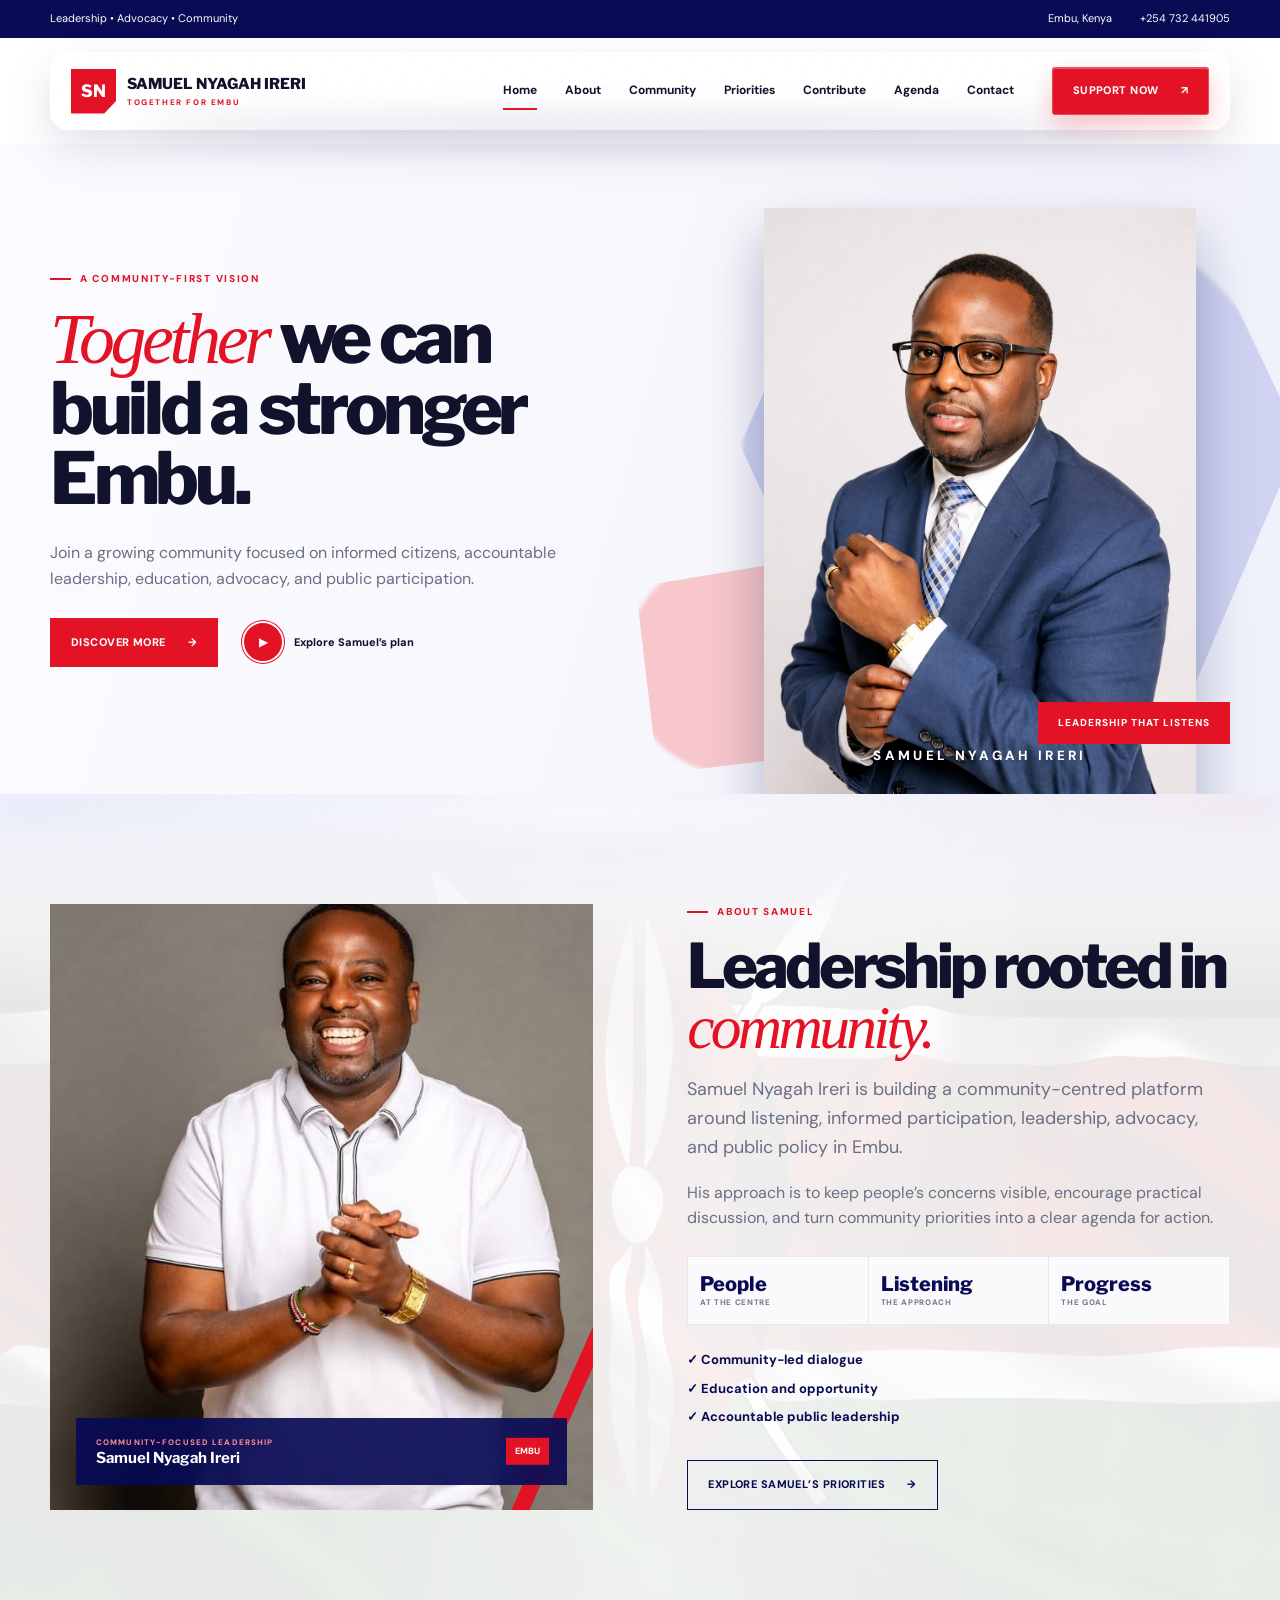
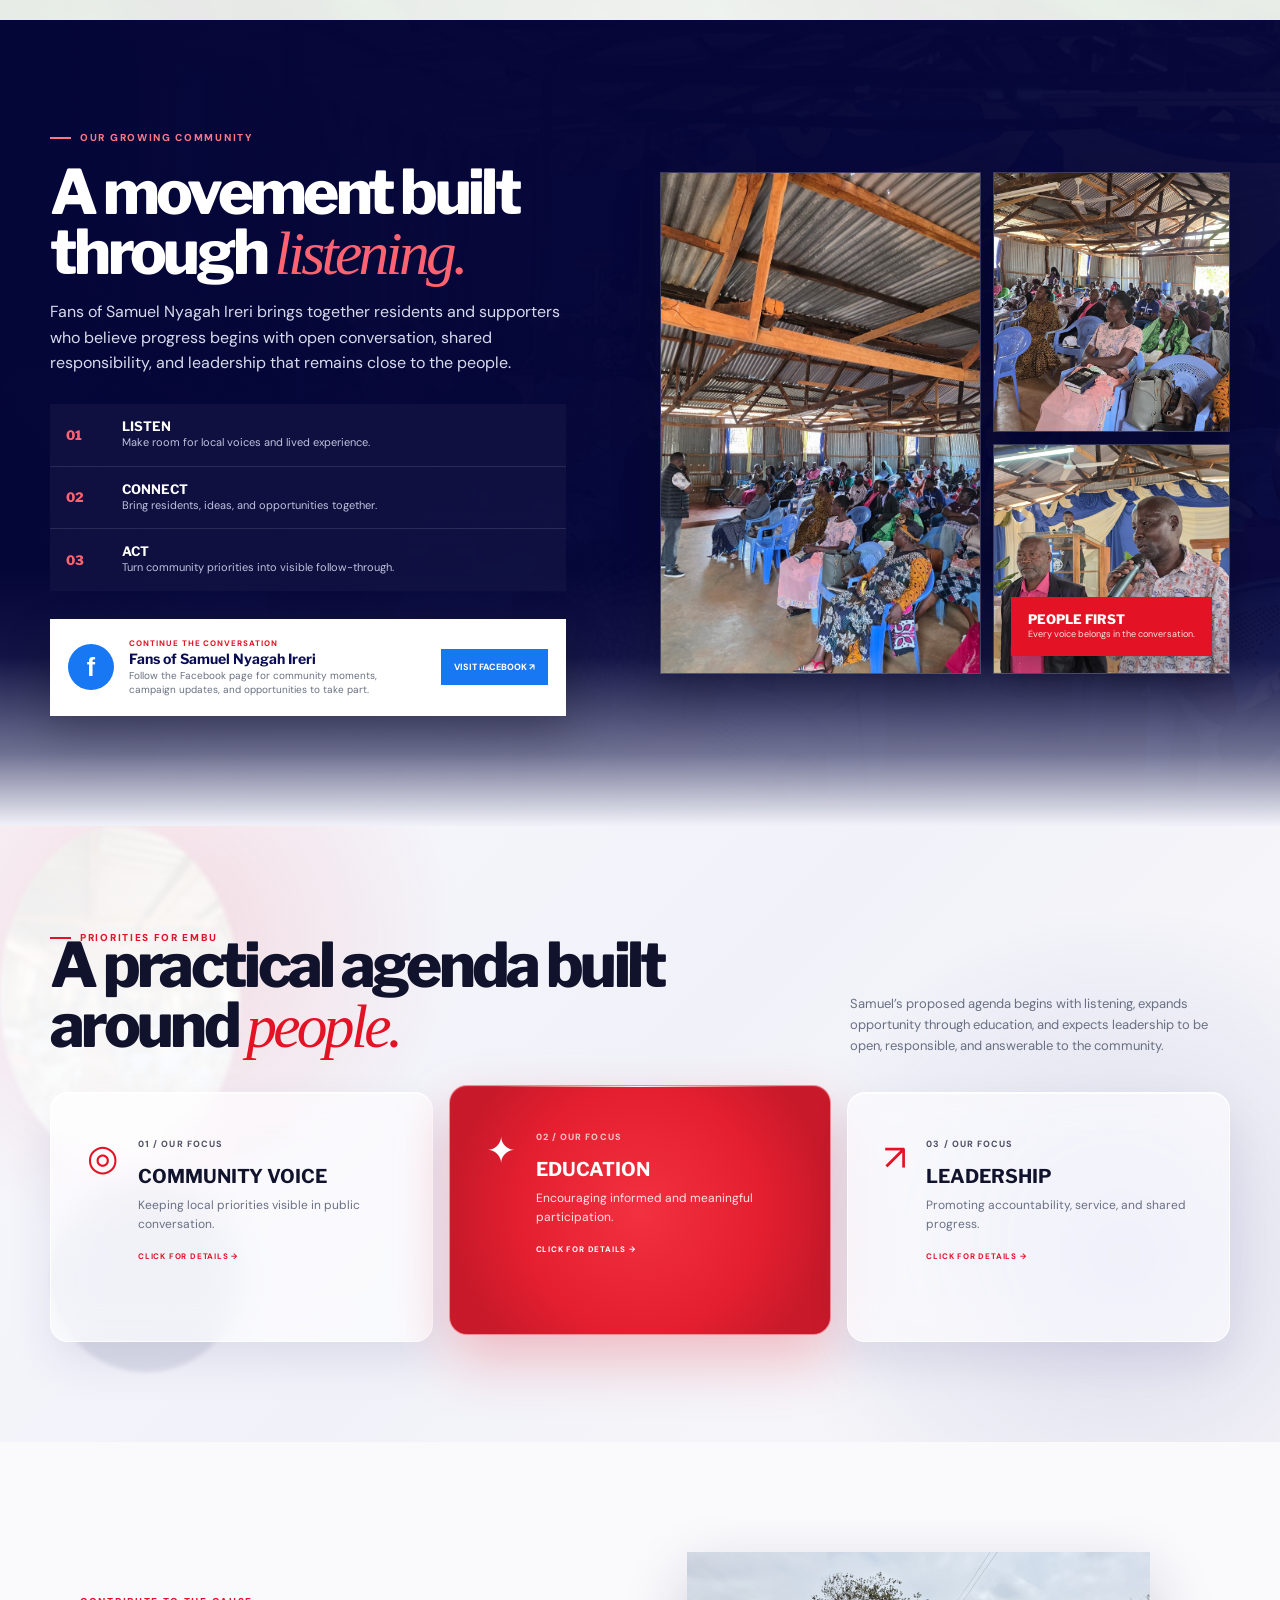
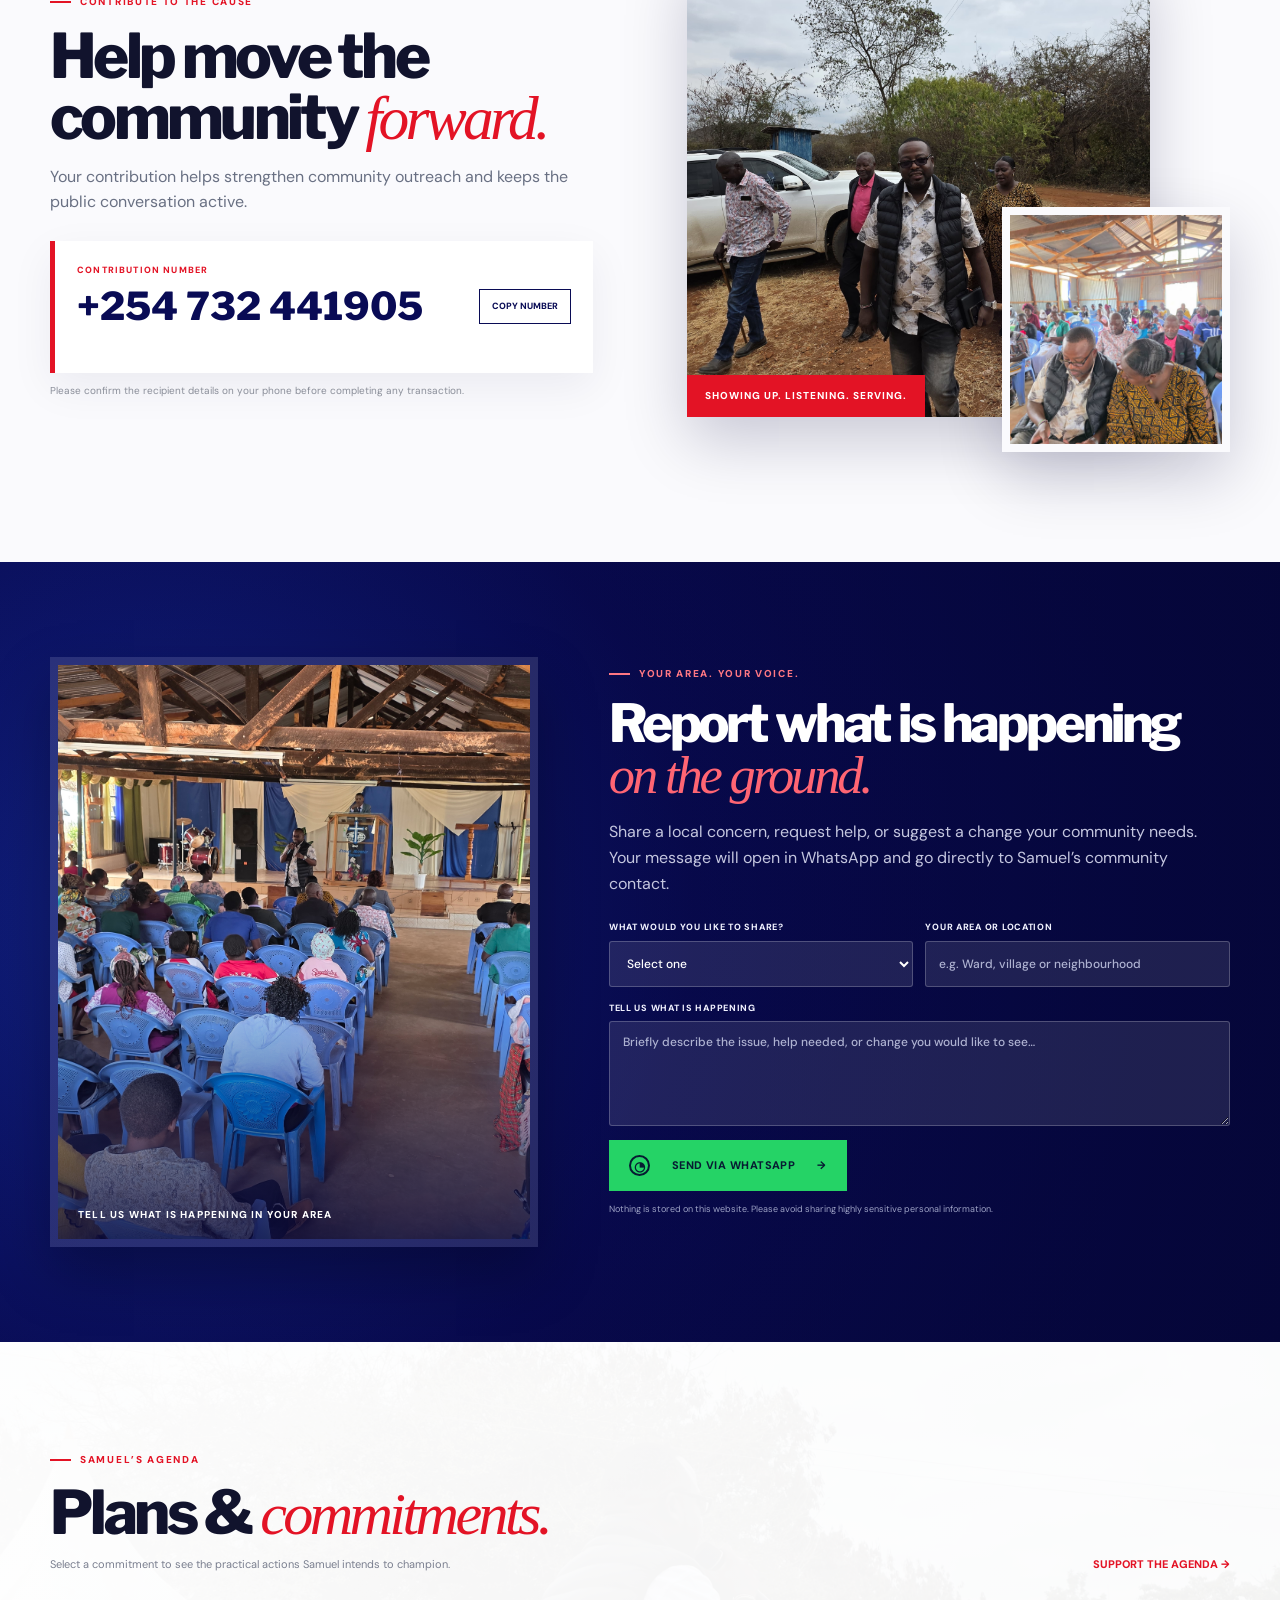
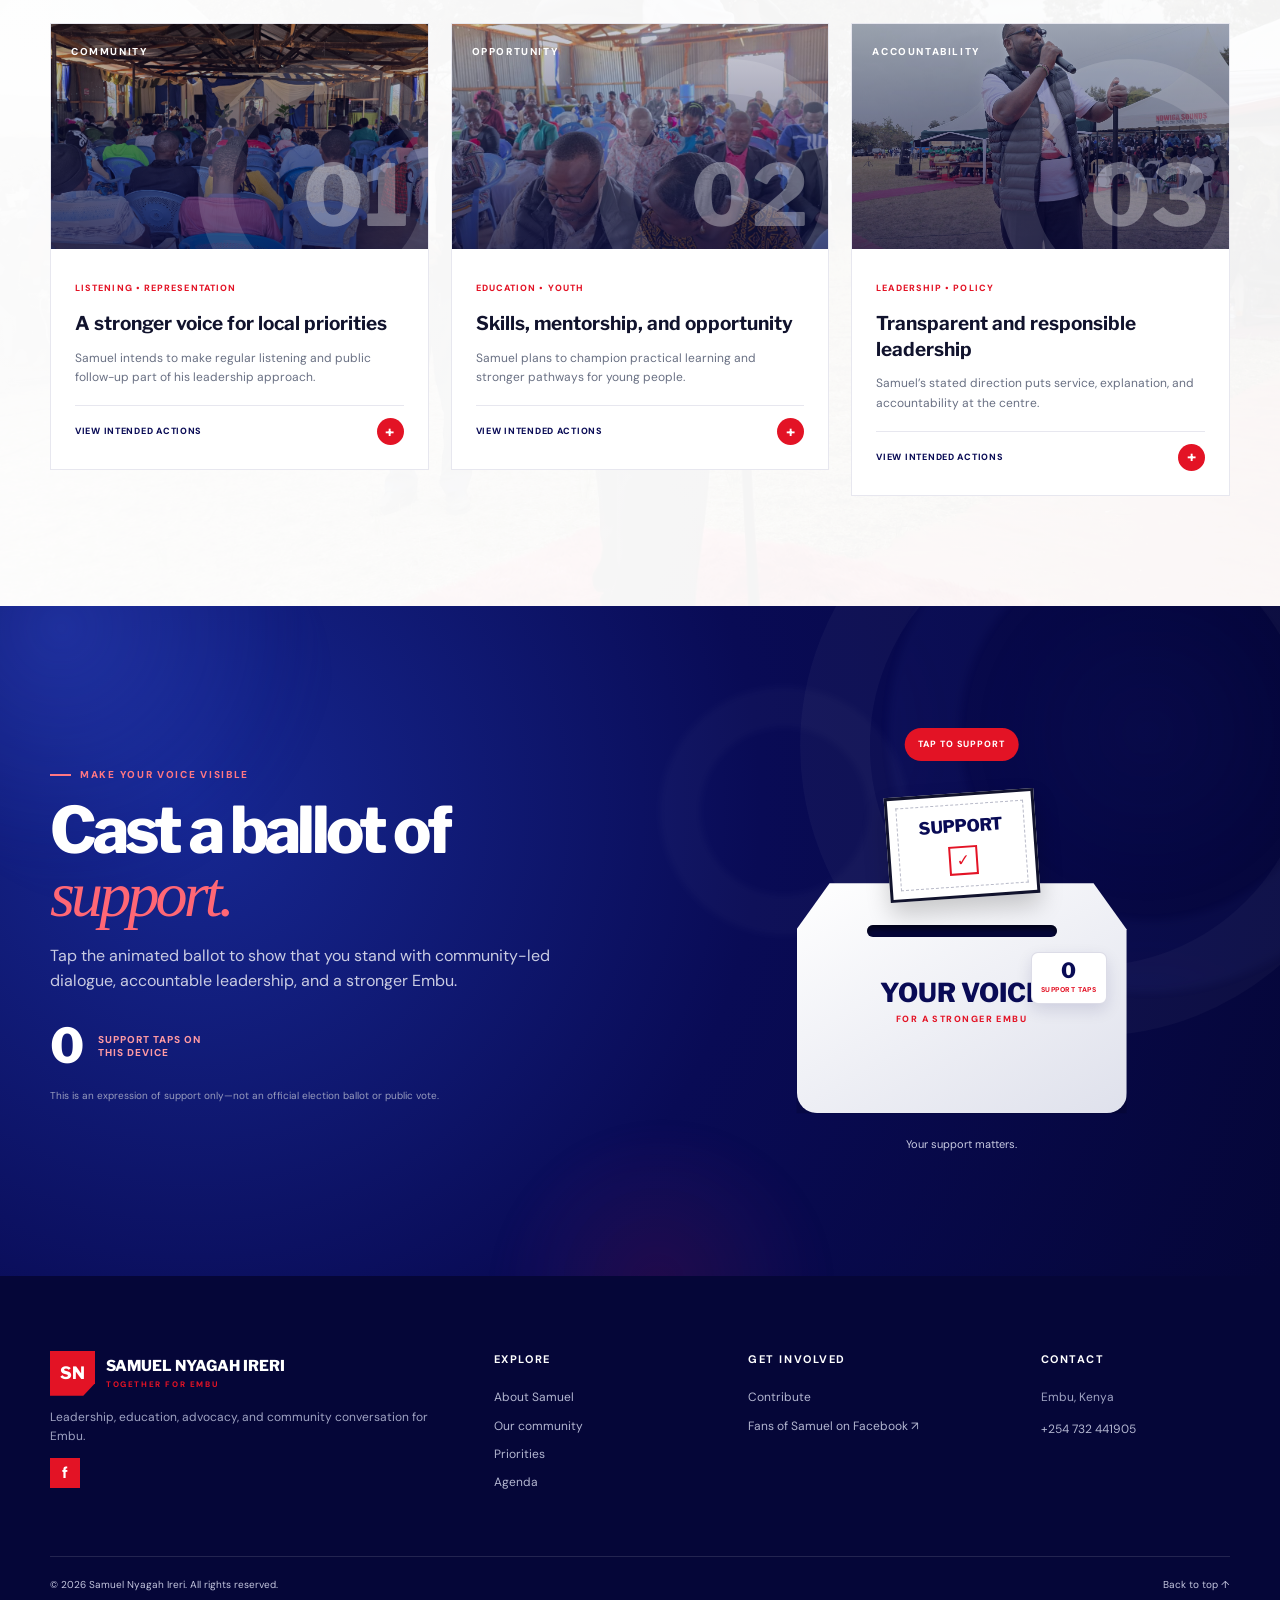
<file: index.html>
<!doctype html>
<html lang="en">
<head>
  <meta charset="UTF-8"><meta name="viewport" content="width=device-width, initial-scale=1.0">
  <meta name="description" content="Samuel Nyagah Ireri — leadership, advocacy, education, and community policy for Embu.">
  <meta property="og:title" content="Samuel Nyagah Ireri | Embu"><meta property="og:description" content="Together for accountable leadership and a stronger Embu.">
  <title>Samuel Nyagah Ireri | Together for Embu</title>
  <link rel="preconnect" href="https://fonts.googleapis.com"><link rel="preconnect" href="https://fonts.gstatic.com" crossorigin>
  <link href="https://fonts.googleapis.com/css2?family=DM+Sans:wght@400;500;600;700&family=Libre+Franklin:wght@600;700;800&display=swap" rel="stylesheet">
  <link rel="stylesheet" href="site.css">
  <link rel="stylesheet" href="ballot.css">
  <link rel="stylesheet" href="ballot-fix.css">
  <link rel="stylesheet" href="hero-image.css">
  <link rel="stylesheet" href="facebook-content.css">
  <link rel="stylesheet" href="focus-interactive.css">
  <link rel="stylesheet" href="candidate-details.css">
  <link rel="stylesheet" href="glass-priorities.css">
  <link rel="stylesheet" href="campaign-photos.css">
  <link rel="stylesheet" href="pages.css">
</head>
<body class="home-only">
  <header id="home">
    <div class="utility-bar"><div class="container utility-inner"><span>Leadership • Advocacy • Community</span><div><span>Embu, Kenya</span><a href="tel:+254732441905">+254 732 441905</a></div></div></div>
    <nav class="navbar container" aria-label="Main navigation">
      <a class="brand" href="index.html" aria-label="Samuel Nyagah Ireri home"><span class="brand-mark">SN</span><span><strong>Samuel Nyagah Ireri</strong><small>Together for Embu</small></span></a>
      <button class="menu-toggle" type="button" aria-label="Open menu" aria-expanded="false"><span></span><span></span><span></span></button>
      <div class="nav-links"><a class="active" href="index.html">Home</a><a href="about.html">About</a><a href="community.html">Community</a><a href="priorities.html">Priorities</a><a href="contribute.html">Contribute</a><a href="agenda.html">Agenda</a><a href="contact.html">Contact</a></div>
      <a class="nav-donate" href="#contribute">Support now <span>↗</span></a>
    </nav>
  </header>
  <main>
    <section class="hero" aria-labelledby="hero-title">
      <div class="hero-art" aria-hidden="true"><span class="paint paint-one"></span><span class="paint paint-two"></span><span class="star star-one">✦</span><span class="star star-two">✦</span></div>
      <div class="container hero-grid">
        <div class="hero-copy"><p class="kicker"><span></span>A community-first vision</p><h1 id="hero-title"><em>Together</em> we can build a stronger Embu.</h1><p>Join a growing community focused on informed citizens, accountable leadership, education, advocacy, and public participation.</p>
          <div class="hero-actions"><a class="button button-red" href="#about">Discover more <span>→</span></a><a class="play-link" href="#priorities"><span>▶</span> Explore Samuel’s plan</a></div>
        </div>
        <div class="candidate-visual"><div class="candidate-halo" aria-hidden="true"></div><div class="candidate-card"><img src="assets/samuel-nyaga-ireri-portrait.png" alt="Samuel Nyagah Ireri" width="1024" height="1537"><small>Samuel Nyagah Ireri</small></div><div class="candidate-ribbon">Leadership that listens</div></div>
      </div>
    </section>
    <section class="about section" id="about"><div class="kenya-flag-veil" aria-hidden="true"><div class="kenya-flag-fabric"></div></div><div class="container about-grid">
      <div class="about-visual facebook-about-visual"><img src="assets/facebook-page-profile.jpg" alt="Samuel Nyagah Ireri smiling" width="716" height="720"><div class="facebook-photo-label"><small>Community-focused leadership</small><strong>Samuel Nyagah Ireri</strong><span>Embu</span></div><div class="about-lines" aria-hidden="true"></div></div>
      <div class="about-copy"><p class="kicker"><span></span>About Samuel</p><h2>Leadership rooted in <em>community.</em></h2><p class="lead">Samuel Nyagah Ireri is building a community-centred platform around listening, informed participation, leadership, advocacy, and public policy in Embu.</p><p>His approach is to keep people’s concerns visible, encourage practical discussion, and turn community priorities into a clear agenda for action.</p><div class="about-page-facts"><div><strong>People</strong><span>At the centre</span></div><div><strong>Listening</strong><span>The approach</span></div><div><strong>Progress</strong><span>The goal</span></div></div><div class="about-points"><span>✓ Community-led dialogue</span><span>✓ Education and opportunity</span><span>✓ Accountable public leadership</span></div><a class="button button-outline" href="#priorities">Explore Samuel’s priorities <span>→</span></a></div>
    </div></section>
    <section class="community-story section" id="community" aria-labelledby="community-title">
      <div class="community-story-bg" aria-hidden="true"></div>
      <div class="container community-story-grid">
        <div class="community-story-copy">
          <p class="kicker light"><span></span>Our growing community</p>
          <h2 id="community-title">A movement built through <em>listening.</em></h2>
          <p class="community-lead">Fans of Samuel Nyagah Ireri brings together residents and supporters who believe progress begins with open conversation, shared responsibility, and leadership that remains close to the people.</p>
          <div class="community-values">
            <article><b>01</b><div><strong>Listen</strong><span>Make room for local voices and lived experience.</span></div></article>
            <article><b>02</b><div><strong>Connect</strong><span>Bring residents, ideas, and opportunities together.</span></div></article>
            <article><b>03</b><div><strong>Act</strong><span>Turn community priorities into visible follow-through.</span></div></article>
          </div>
          <div class="facebook-invite">
            <span class="facebook-icon" aria-hidden="true">f</span>
            <div><small>Continue the conversation</small><strong>Fans of Samuel Nyagah Ireri</strong><p>Follow the Facebook page for community moments, campaign updates, and opportunities to take part.</p></div>
            <a href="https://www.facebook.com/people/Fans-of-Samuel-Nyaga-Ireri/61579205035349/" target="_blank" rel="noopener noreferrer" aria-label="Visit Fans of Samuel Nyagah Ireri on Facebook">Visit Facebook <span>↗</span></a>
          </div>
        </div>
        <div class="community-mosaic" aria-label="Community members participating in local gatherings">
          <figure class="mosaic-wide"><img src="Judie%20Sheila/IMG_8706.JPG.jpeg" alt="Samuel speaking directly with community members" loading="lazy"></figure>
          <figure><img src="Judie%20Sheila/IMG_8691.JPG.jpeg" alt="Residents listening during a community meeting" loading="lazy"></figure>
          <figure><img src="Judie%20Sheila/IMG_8699.JPG.jpeg" alt="Local leaders sharing remarks at a gathering" loading="lazy"></figure>
          <span class="mosaic-note"><b>People first</b><small>Every voice belongs in the conversation.</small></span>
        </div>
      </div>
    </section>
    <section class="focus-strip" id="priorities" aria-label="Campaign priorities"><div class="container focus-intro"><p class="kicker"><span></span>Priorities for Embu</p><h2>A practical agenda built around <em>people.</em></h2><p>Samuel’s proposed agenda begins with listening, expands opportunity through education, and expects leadership to be open, responsible, and answerable to the community.</p></div><div class="container focus-grid">
      <article data-focus="community"><span class="focus-icon">◎</span><div><small>01 / Our focus</small><h2>Community voice</h2><p>Keeping local priorities visible in public conversation.</p><b class="card-prompt">Click for details →</b></div></article>
      <article class="featured" data-focus="education"><span class="focus-icon">✦</span><div><small>02 / Our focus</small><h2>Education</h2><p>Encouraging informed and meaningful participation.</p><b class="card-prompt">Click for details →</b></div></article>
      <article data-focus="leadership"><span class="focus-icon">↗</span><div><small>03 / Our focus</small><h2>Leadership</h2><p>Promoting accountability, service, and shared progress.</p><b class="card-prompt">Click for details →</b></div></article>
    </div><div class="container focus-detail floating-focus-detail" role="dialog" aria-modal="true" aria-labelledby="focus-dialog-title" hidden><button class="focus-detail-close" type="button" aria-label="Close priority details">×</button><div class="focus-detail-overview"><small class="focus-detail-label">Samuel’s commitment</small><h3 class="focus-detail-title" id="focus-dialog-title">Education and opportunity</h3><p class="focus-detail-copy">Samuel’s education agenda centres on useful information, mentorship, skills, and stronger opportunities for young people.</p><div class="detail-context"><strong>Why it matters</strong><p class="focus-detail-why">Young people need clearer pathways from learning to useful skills, employment, enterprise, and informed citizenship.</p></div></div><div class="focus-detail-actions"><strong>How Samuel intends to act</strong><ul class="focus-detail-list"><li>Support mentorship and career-guidance networks</li><li>Promote practical and digital-skills initiatives</li><li>Encourage civic education and informed participation</li><li>Connect learning with local enterprise opportunities</li><li>Advocate for inclusive access to learning resources</li></ul><div class="detail-outcome"><strong>What progress should look like</strong><p class="focus-detail-outcome">More residents accessing useful information, mentorship, skills, and pathways to opportunity.</p></div></div></div></section>
    <section class="contribute section" id="contribute"><div class="container contribute-grid">
      <div><p class="kicker"><span></span>Contribute to the cause</p><h2>Help move the community <em>forward.</em></h2><p>Your contribution helps strengthen community outreach and keeps the public conversation active.</p><div class="number-panel"><small>Contribution number</small><a href="tel:+254732441905">+254 732 441905</a><button class="copy-number" type="button" data-number="+254732441905">Copy number</button><span class="copy-status" role="status" aria-live="polite"></span></div><p class="payment-note">Please confirm the recipient details on your phone before completing any transaction.</p></div>
      <div class="campaign-photo-stack" aria-label="Samuel meeting and listening to members of the community"><figure class="photo-stack-main"><img src="Judie%20Sheila/IMG_8674.JPG.jpeg" alt="Samuel arriving with community leaders" loading="lazy"><figcaption>Showing up. Listening. Serving.</figcaption></figure><figure class="photo-stack-small"><img src="Judie%20Sheila/IMG_8708.JPG.jpeg" alt="Samuel listening during a community gathering" loading="lazy"></figure></div>
    </div></section>
    <section class="support-banner community-banner ground-report" id="report"><div class="container support-grid"><div class="community-banner-photo"><img src="Judie%20Sheila/IMG_8690.JPG.jpeg" alt="A community gathering listening to Samuel" loading="lazy"><span>Tell us what is happening in your area</span></div><div class="ground-report-copy"><p class="kicker light"><span></span>Your area. Your voice.</p><h2>Report what is happening <em>on the ground.</em></h2><p>Share a local concern, request help, or suggest a change your community needs. Your message will open in WhatsApp and go directly to Samuel’s community contact.</p><form class="whatsapp-report-form"><div class="report-fields"><label><span>What would you like to share?</span><select name="reportType" required><option value="">Select one</option><option>Report a local issue</option><option>Request assistance</option><option>Suggest an improvement</option><option>Share community feedback</option></select></label><label><span>Your area or location</span><input name="location" type="text" placeholder="e.g. Ward, village or neighbourhood" required maxlength="100"></label></div><label><span>Tell us what is happening</span><textarea name="message" placeholder="Briefly describe the issue, help needed, or change you would like to see…" required maxlength="800" rows="4"></textarea></label><button class="button whatsapp-report-button" type="submit"><span class="whatsapp-mark" aria-hidden="true">◔</span> Send via WhatsApp <span>→</span></button><p class="report-privacy">Nothing is stored on this website. Please avoid sharing highly sensitive personal information.</p><p class="report-status" role="status" aria-live="polite"></p></form></div></div></section>
    <section class="updates section" id="updates"><div class="container">
      <div class="section-title"><div><p class="kicker"><span></span>Samuel’s agenda</p><h2>Plans & <em>commitments.</em></h2><p class="section-note">Select a commitment to see the practical actions Samuel intends to champion.</p></div><a href="#contribute">Support the agenda →</a></div>
      <div class="news-grid">
        <article class="news-card commitment-card"><div class="news-art photo-news-art"><img src="Judie%20Sheila/IMG_8687.JPG.jpeg" alt="Residents gathered for a community forum" loading="lazy"><span>Community</span><strong>01</strong></div><div class="news-content"><small>Listening • Representation</small><h3>A stronger voice for local priorities</h3><p>Samuel intends to make regular listening and public follow-up part of his leadership approach.</p><button class="commitment-toggle" type="button" aria-expanded="false" aria-controls="community-actions">View intended actions <span>+</span></button><div class="commitment-details" id="community-actions" hidden><p class="commitment-summary">Listening begins by meeting people where they are and making space for every generation to be heard.</p><ul><li>Hold accessible community listening forums</li><li>Document recurring local priorities</li><li>Share clear follow-up updates with residents</li></ul><div class="commitment-gallery"><figure><img src="Judie%20Sheila/IMG_8689.JPG.jpeg" alt="Residents seated together during a listening forum" loading="lazy"><figcaption>Open forums</figcaption></figure><figure><img src="Judie%20Sheila/IMG_8698.JPG.jpeg" alt="Community representatives addressing residents" loading="lazy"><figcaption>Local voices</figcaption></figure></div></div></div></article>
        <article class="news-card commitment-card"><div class="news-art photo-news-art"><img src="Judie%20Sheila/IMG_8708.JPG.jpeg" alt="Samuel sharing a moment of learning with a community member" loading="lazy"><span>Opportunity</span><strong>02</strong></div><div class="news-content"><small>Education • Youth</small><h3>Skills, mentorship, and opportunity</h3><p>Samuel plans to champion practical learning and stronger pathways for young people.</p><button class="commitment-toggle" type="button" aria-expanded="false" aria-controls="opportunity-actions">View intended actions <span>+</span></button><div class="commitment-details" id="opportunity-actions" hidden><p class="commitment-summary">Opportunity grows when useful information, mentorship, and practical pathways reach families directly.</p><ul><li>Promote mentorship and career guidance</li><li>Support practical and digital-skills initiatives</li><li>Connect learning with enterprise opportunities</li></ul><div class="commitment-gallery"><figure><img src="Judie%20Sheila/IMG_8692.JPG.jpeg" alt="Women and young people participating in a community session" loading="lazy"><figcaption>Inclusive learning</figcaption></figure><figure><img src="Judie%20Sheila/IMG_8694.JPG.jpeg" alt="Samuel speaking during an indoor community session" loading="lazy"><figcaption>Sharing knowledge</figcaption></figure></div></div></div></article>
        <article class="news-card commitment-card"><div class="news-art photo-news-art"><img src="Judie%20Sheila/IMG_9249.JPG.jpeg" alt="Samuel addressing residents at an outdoor gathering" loading="lazy"><span>Accountability</span><strong>03</strong></div><div class="news-content"><small>Leadership • Policy</small><h3>Transparent and responsible leadership</h3><p>Samuel’s stated direction puts service, explanation, and accountability at the centre.</p><button class="commitment-toggle" type="button" aria-expanded="false" aria-controls="accountability-actions">View intended actions <span>+</span></button><div class="commitment-details" id="accountability-actions" hidden><p class="commitment-summary">Responsible leadership communicates clearly, remains visible, and reports back after commitments are made.</p><ul><li>Communicate positions and decisions clearly</li><li>Encourage public participation in policy discussion</li><li>Report progress against published priorities</li></ul><div class="commitment-gallery"><figure><img src="Judie%20Sheila/IMG_9247.JPG.jpeg" alt="Samuel walking among residents at a large public gathering" loading="lazy"><figcaption>Visible leadership</figcaption></figure><figure><img src="Judie%20Sheila/IMG_9250.JPG.jpeg" alt="Samuel speaking openly to a public gathering" loading="lazy"><figcaption>Public accountability</figcaption></figure></div></div></div></article>
      </div>
    </div></section>
    <section class="ballot-support section" id="show-support">
      <div class="ballot-orbs" aria-hidden="true"><span class="ballot-orb orb-one"></span><span class="ballot-orb orb-two"></span><span class="ballot-orb orb-three"></span><span class="ballot-orb orb-four"></span></div>
      <div class="container ballot-support-grid">
        <div class="ballot-support-copy">
          <p class="kicker light"><span></span>Make your voice visible</p>
          <h2>Cast a ballot of <em>support.</em></h2>
          <p>Tap the animated ballot to show that you stand with community-led dialogue, accountable leadership, and a stronger Embu.</p>
          <div class="support-result" aria-live="polite"><strong class="support-count">0</strong><span>support taps on this device</span></div>
          <p class="support-disclaimer">This is an expression of support only—not an official election ballot or public vote.</p>
        </div>
        <div class="interactive-ballot-wrap">
          <div class="support-particles" aria-hidden="true"></div>
          <button class="interactive-ballot" type="button" aria-label="Tap ballot to show your support">
            <span class="tap-hint">Tap to support</span>
            <span class="ballot-paper"><b>SUPPORT</b><i>✓</i></span>
            <span class="ballot-machine"><span class="ballot-slot"></span><span class="ballot-count-badge"><b class="ballot-count-value">0</b><i>support taps</i></span><strong>YOUR VOICE</strong><small>FOR A STRONGER EMBU</small></span>
          </button>
          <p class="ballot-message" role="status">Your support matters.</p>
        </div>
      </div>
    </section>
  </main>
  <footer id="contact"><div class="container footer-main">
    <div class="footer-about"><a class="brand footer-brand" href="#home"><span class="brand-mark">SN</span><span><strong>Samuel Nyagah Ireri</strong><small>Together for Embu</small></span></a><p>Leadership, education, advocacy, and community conversation for Embu.</p><a class="social-link" href="https://www.facebook.com/people/Fans-of-Samuel-Nyaga-Ireri/61579205035349/" target="_blank" rel="noopener noreferrer">f</a></div>
    <div><h3>Explore</h3><a href="#about">About Samuel</a><a href="#community">Our community</a><a href="#priorities">Priorities</a><a href="#updates">Agenda</a></div><div><h3>Get involved</h3><a href="#contribute">Contribute</a><a href="https://www.facebook.com/people/Fans-of-Samuel-Nyaga-Ireri/61579205035349/" target="_blank" rel="noopener noreferrer">Fans of Samuel on Facebook ↗</a></div><div><h3>Contact</h3><p>Embu, Kenya</p><a href="tel:+254732441905">+254 732 441905</a></div>
  </div><div class="container footer-bottom"><span>© 2026 Samuel Nyagah Ireri. All rights reserved.</span><a href="#home">Back to top ↑</a></div></footer>
  <script src="script.js"></script>
</body>
</html>
</file>
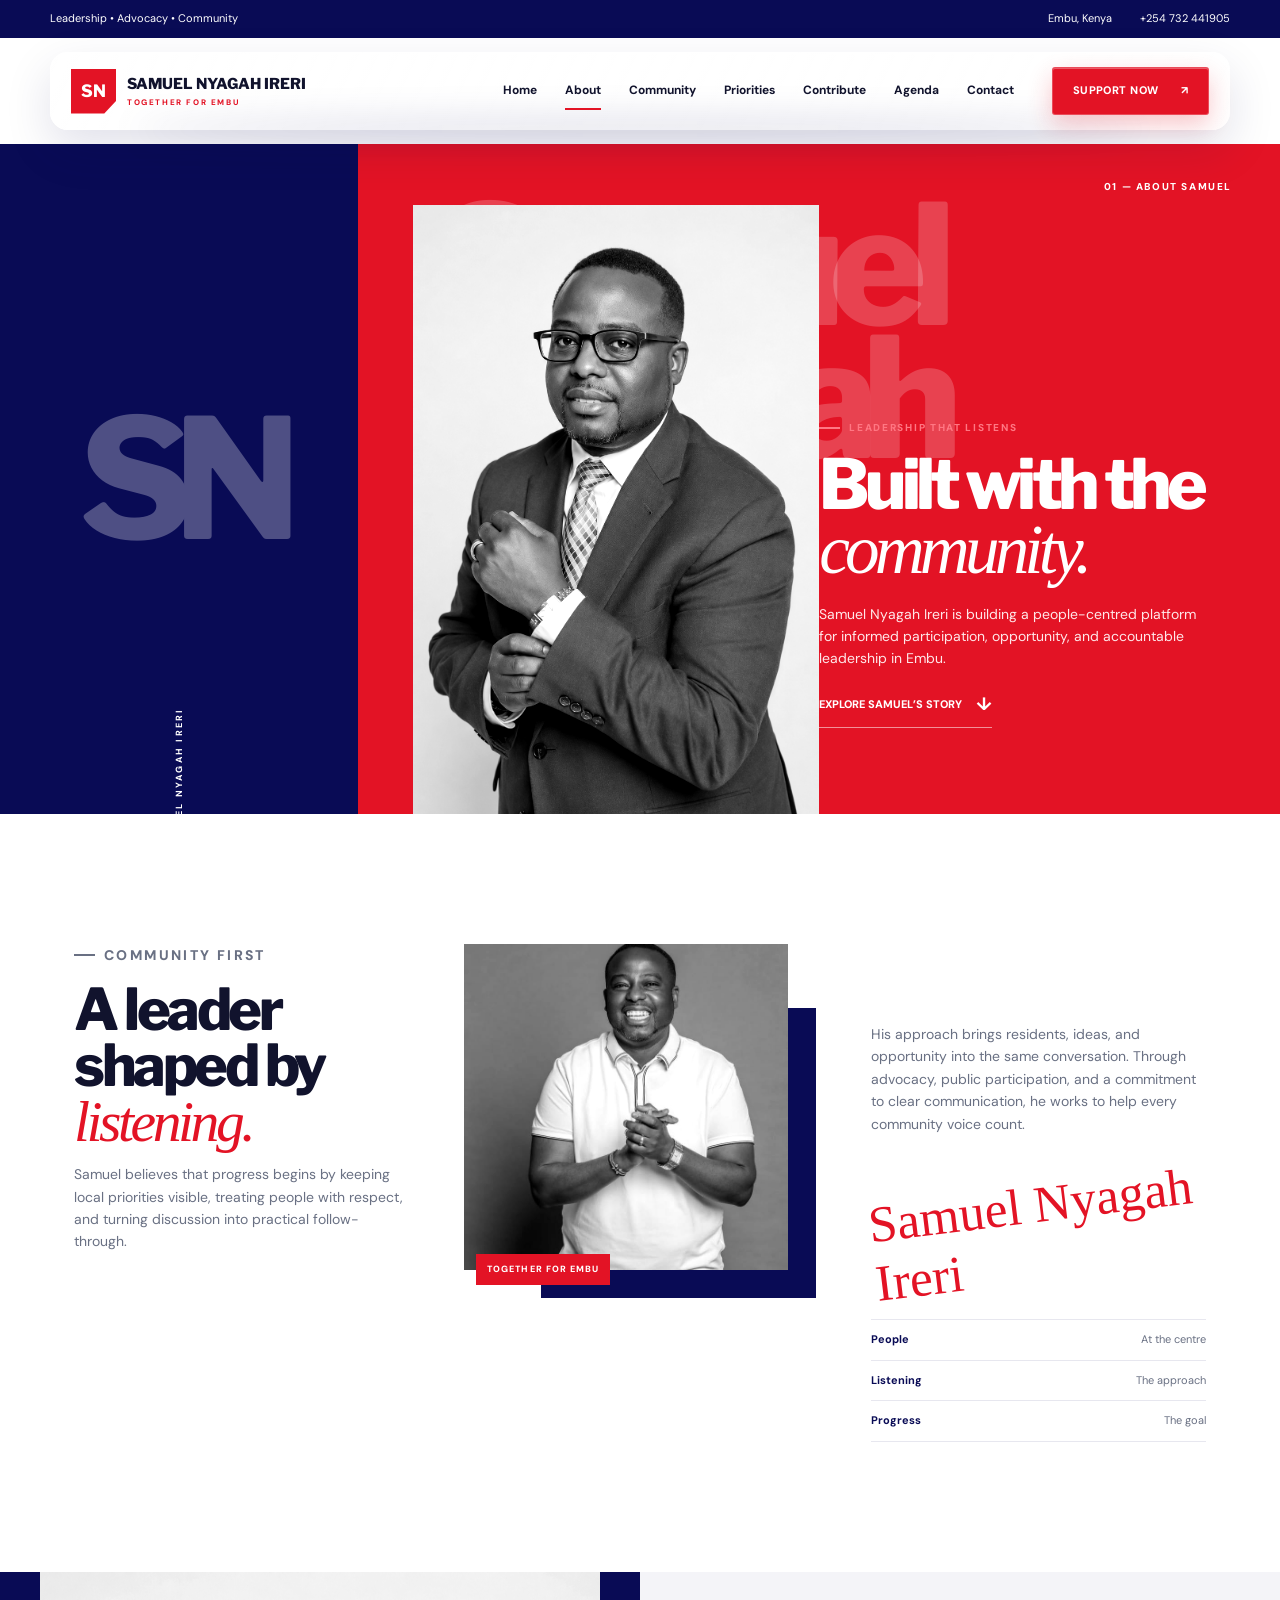
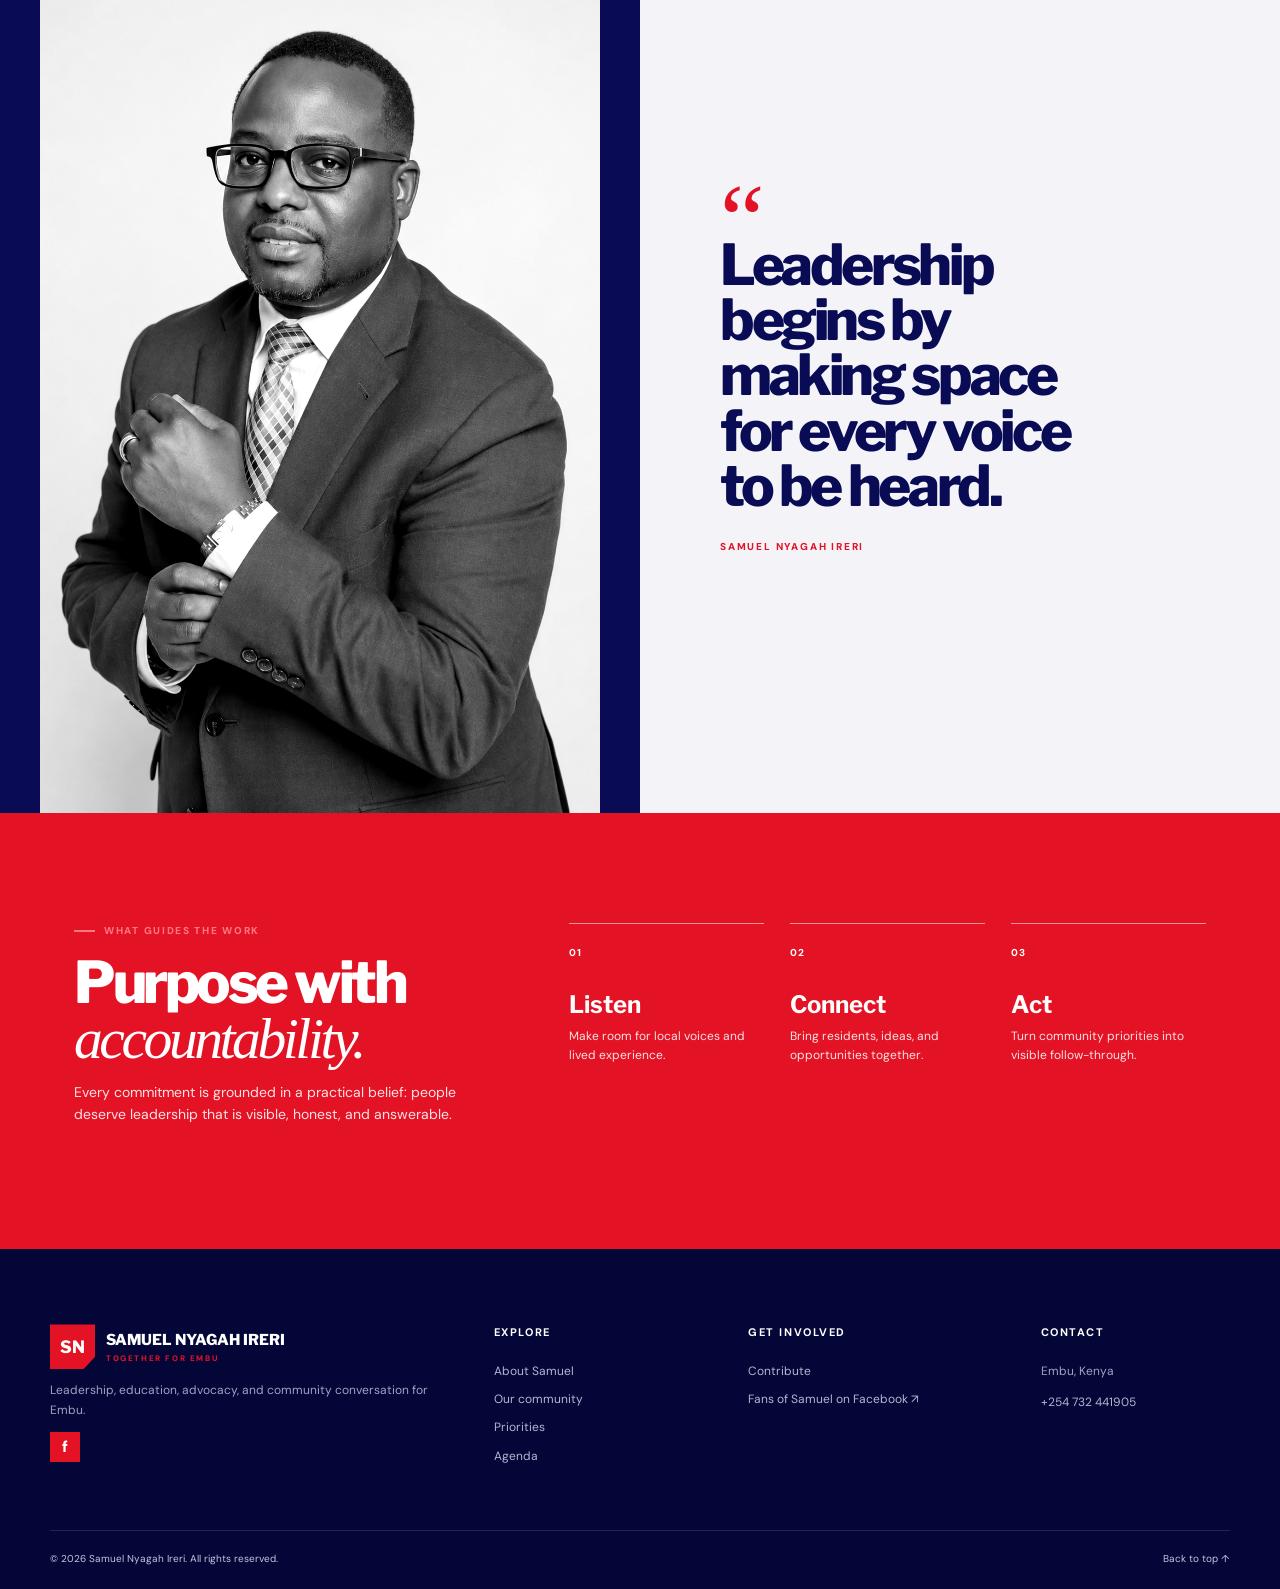
<file: about.html>
<!doctype html><html lang="en"><head><meta charset="UTF-8"><meta name="viewport" content="width=device-width, initial-scale=1.0"><link rel="preconnect" href="https://fonts.googleapis.com"><link rel="preconnect" href="https://fonts.gstatic.com" crossorigin><link href="https://fonts.googleapis.com/css2?family=DM+Sans:wght@400;500;600;700&family=Libre+Franklin:wght@600;700;800&display=swap" rel="stylesheet"><link rel="stylesheet" href="site.css"><link rel="stylesheet" href="ballot.css"><link rel="stylesheet" href="ballot-fix.css"><link rel="stylesheet" href="hero-image.css"><link rel="stylesheet" href="facebook-content.css"><link rel="stylesheet" href="focus-interactive.css"><link rel="stylesheet" href="candidate-details.css"><link rel="stylesheet" href="glass-priorities.css"><link rel="stylesheet" href="campaign-photos.css"><link rel="stylesheet" href="pages.css"></head><body data-page="about"><main id="page-content" class="page-loading">Loading…</main><script src="page-loader.js"></script></body></html>
</file>
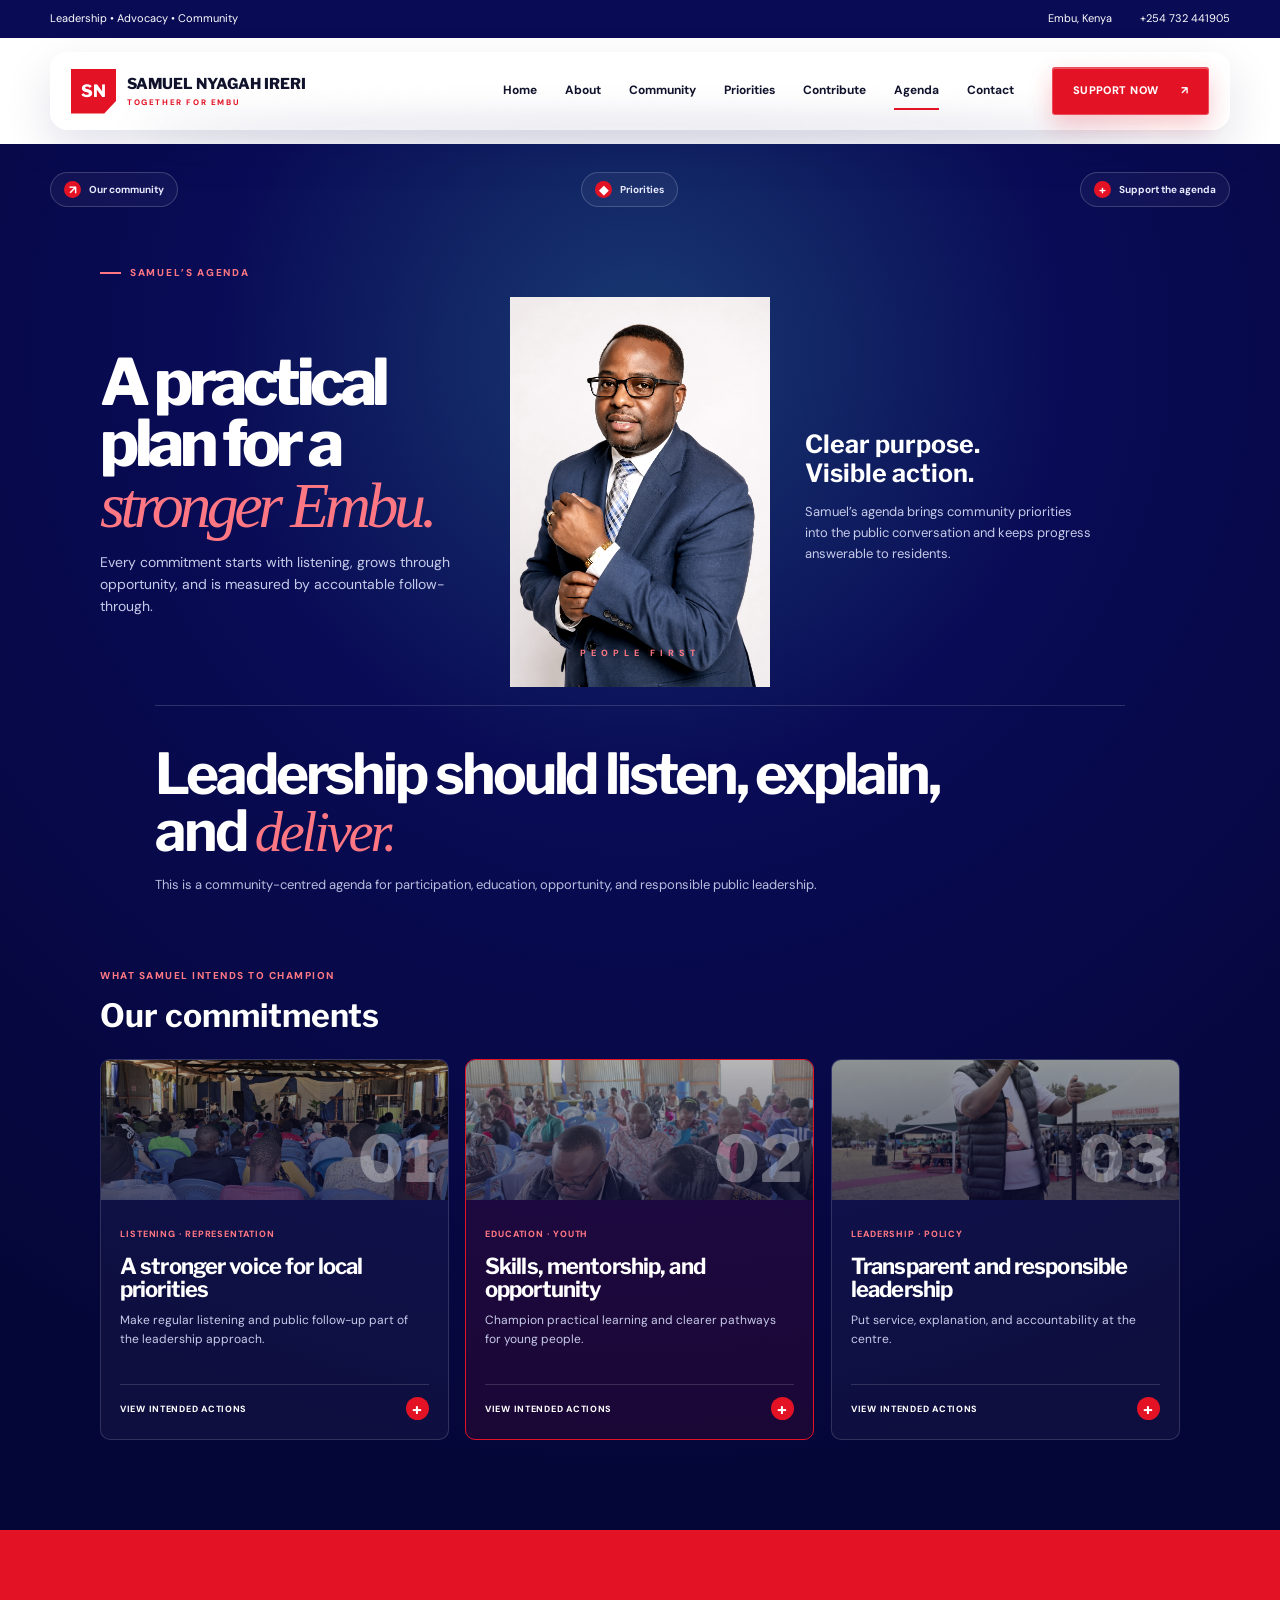
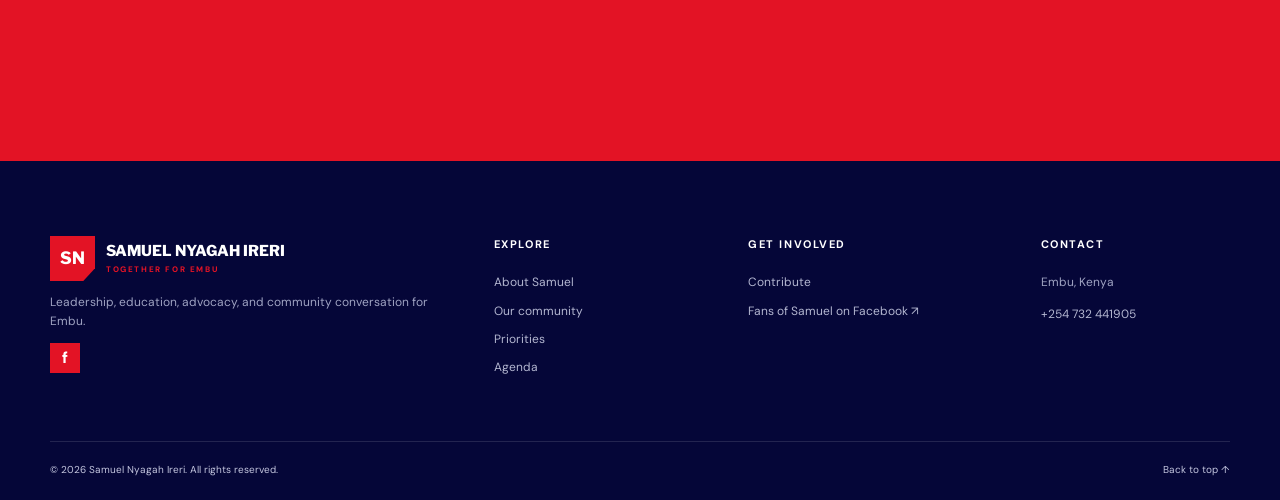
<file: agenda.html>
<!doctype html><html lang="en"><head><meta charset="UTF-8"><meta name="viewport" content="width=device-width, initial-scale=1.0"><link rel="preconnect" href="https://fonts.googleapis.com"><link rel="preconnect" href="https://fonts.gstatic.com" crossorigin><link href="https://fonts.googleapis.com/css2?family=DM+Sans:wght@400;500;600;700&family=Libre+Franklin:wght@600;700;800&display=swap" rel="stylesheet"><link rel="stylesheet" href="site.css"><link rel="stylesheet" href="ballot.css"><link rel="stylesheet" href="ballot-fix.css"><link rel="stylesheet" href="hero-image.css"><link rel="stylesheet" href="facebook-content.css"><link rel="stylesheet" href="focus-interactive.css"><link rel="stylesheet" href="candidate-details.css"><link rel="stylesheet" href="glass-priorities.css"><link rel="stylesheet" href="campaign-photos.css"><link rel="stylesheet" href="pages.css"></head><body data-page="agenda"><main id="page-content" class="page-loading">Loading…</main><script src="page-loader.js"></script></body></html>
</file>
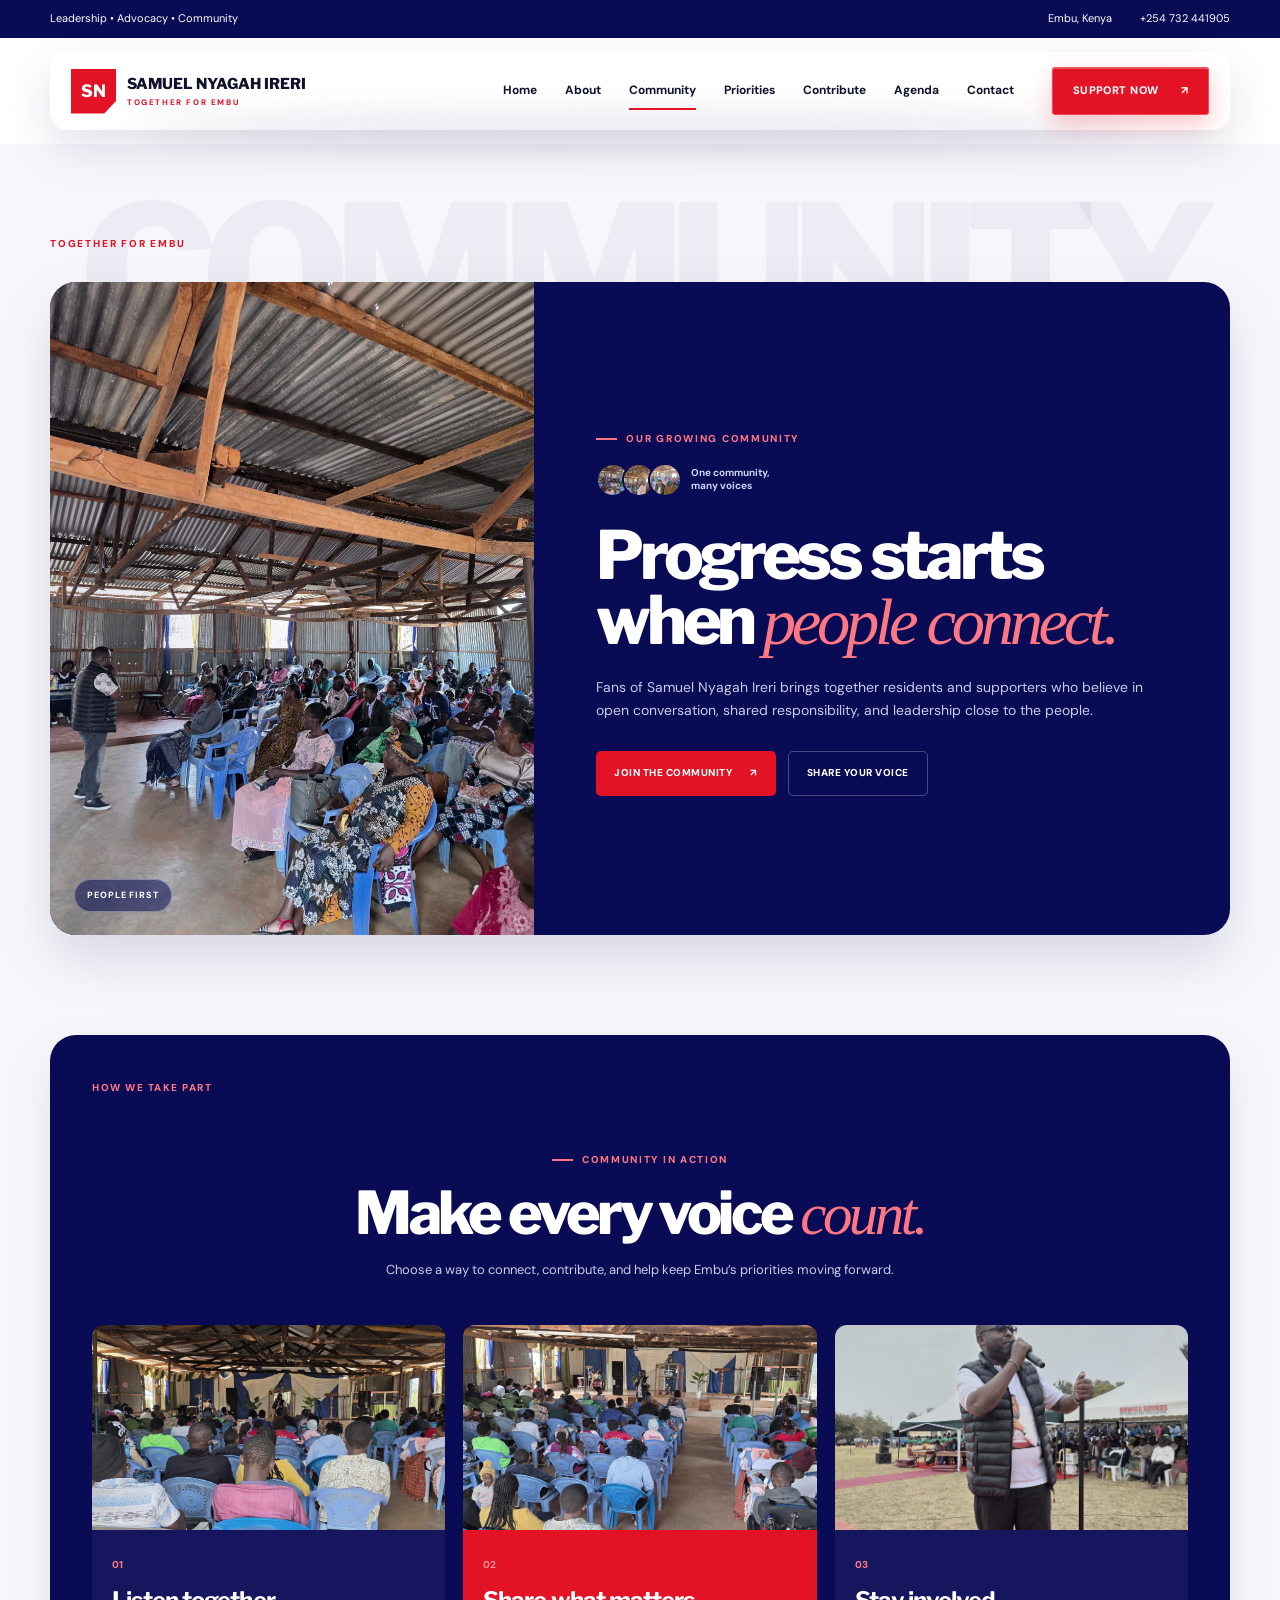
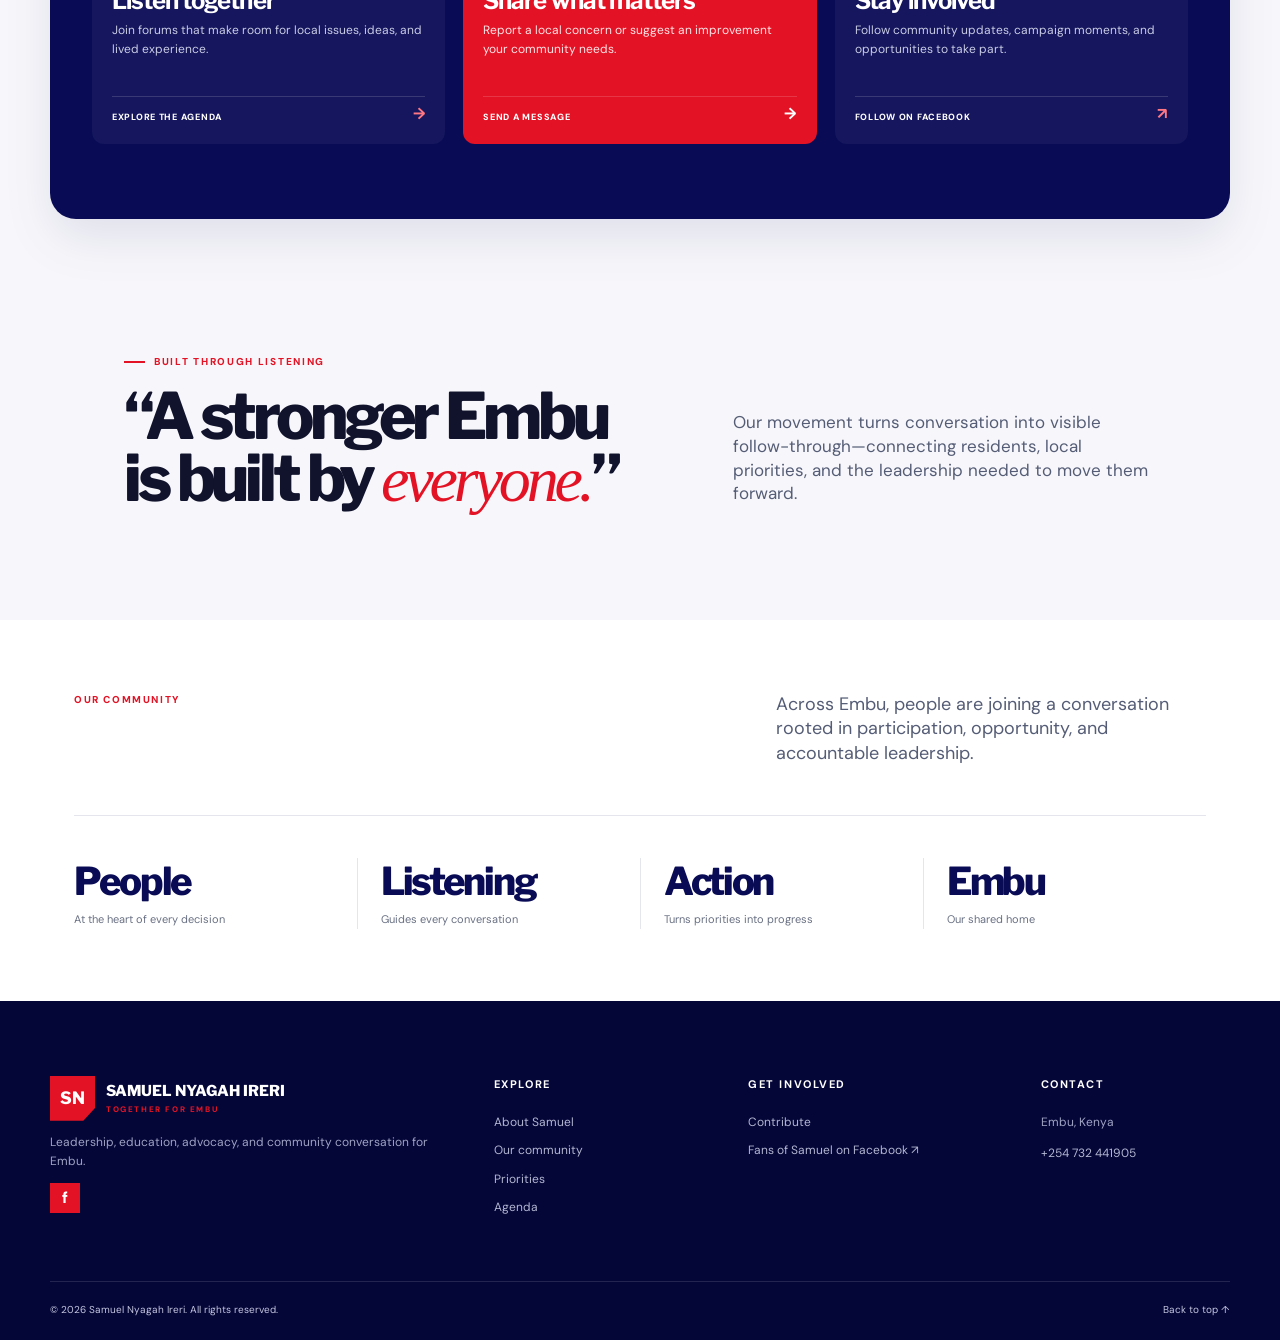
<file: community.html>
<!doctype html><html lang="en"><head><meta charset="UTF-8"><meta name="viewport" content="width=device-width, initial-scale=1.0"><link rel="preconnect" href="https://fonts.googleapis.com"><link rel="preconnect" href="https://fonts.gstatic.com" crossorigin><link href="https://fonts.googleapis.com/css2?family=DM+Sans:wght@400;500;600;700&family=Libre+Franklin:wght@600;700;800&display=swap" rel="stylesheet"><link rel="stylesheet" href="site.css"><link rel="stylesheet" href="ballot.css"><link rel="stylesheet" href="ballot-fix.css"><link rel="stylesheet" href="hero-image.css"><link rel="stylesheet" href="facebook-content.css"><link rel="stylesheet" href="focus-interactive.css"><link rel="stylesheet" href="candidate-details.css"><link rel="stylesheet" href="glass-priorities.css"><link rel="stylesheet" href="campaign-photos.css"><link rel="stylesheet" href="pages.css"></head><body data-page="community"><main id="page-content" class="page-loading">Loading…</main><script src="page-loader.js"></script></body></html>
</file>
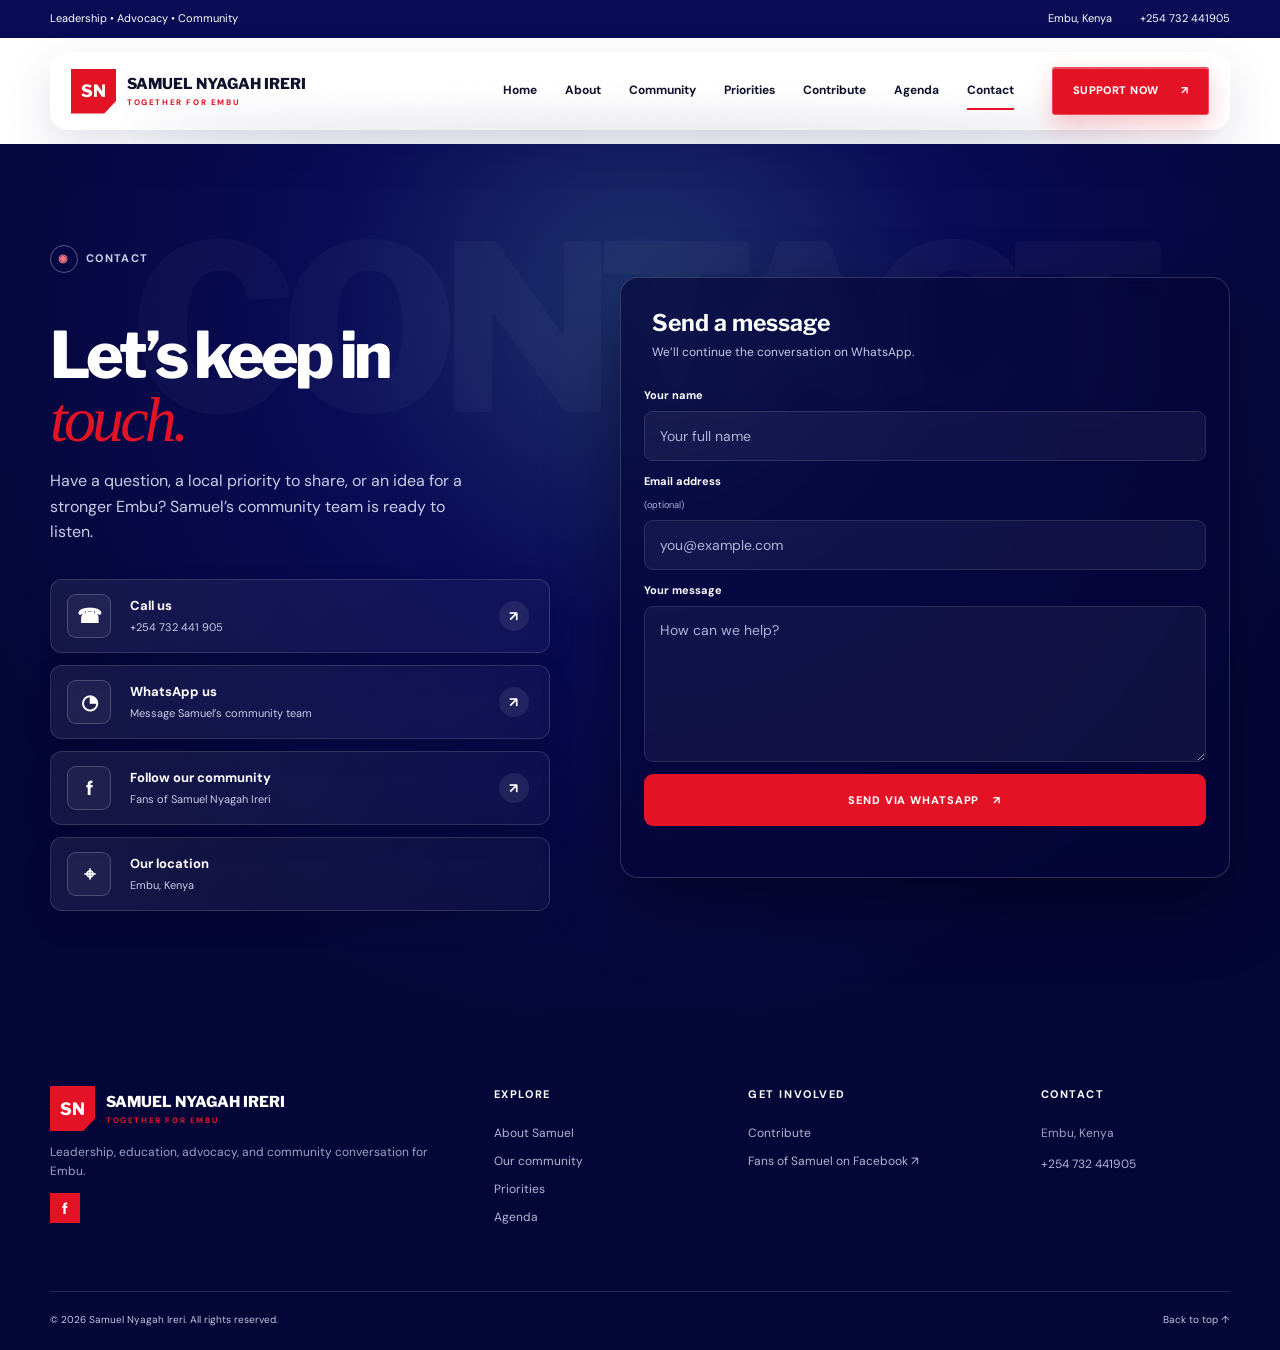
<file: contact.html>
<!doctype html><html lang="en"><head><meta charset="UTF-8"><meta name="viewport" content="width=device-width, initial-scale=1.0"><link rel="preconnect" href="https://fonts.googleapis.com"><link rel="preconnect" href="https://fonts.gstatic.com" crossorigin><link href="https://fonts.googleapis.com/css2?family=DM+Sans:wght@400;500;600;700&family=Libre+Franklin:wght@600;700;800&display=swap" rel="stylesheet"><link rel="stylesheet" href="site.css"><link rel="stylesheet" href="ballot.css"><link rel="stylesheet" href="ballot-fix.css"><link rel="stylesheet" href="hero-image.css"><link rel="stylesheet" href="facebook-content.css"><link rel="stylesheet" href="focus-interactive.css"><link rel="stylesheet" href="candidate-details.css"><link rel="stylesheet" href="glass-priorities.css"><link rel="stylesheet" href="campaign-photos.css"><link rel="stylesheet" href="pages.css"></head><body data-page="contact"><main id="page-content" class="page-loading">Loading…</main><script src="page-loader.js"></script></body></html>
</file>
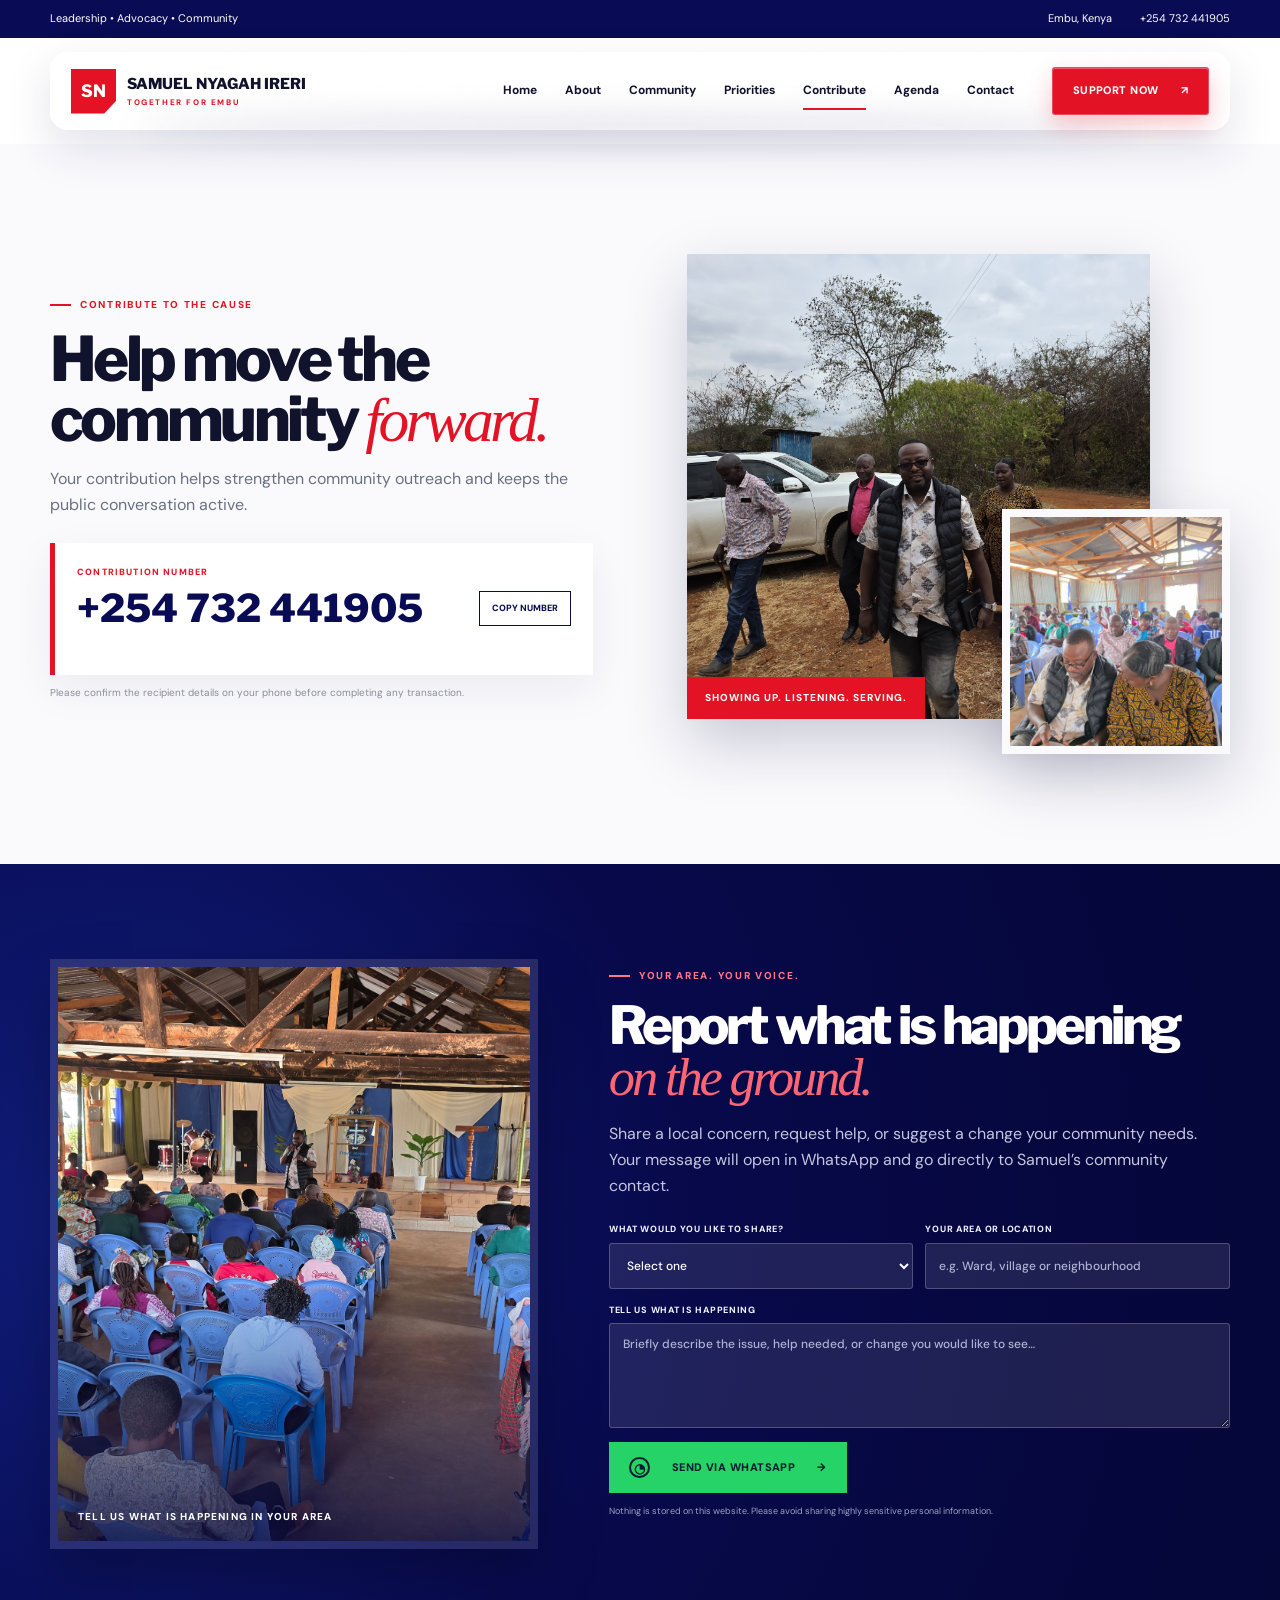
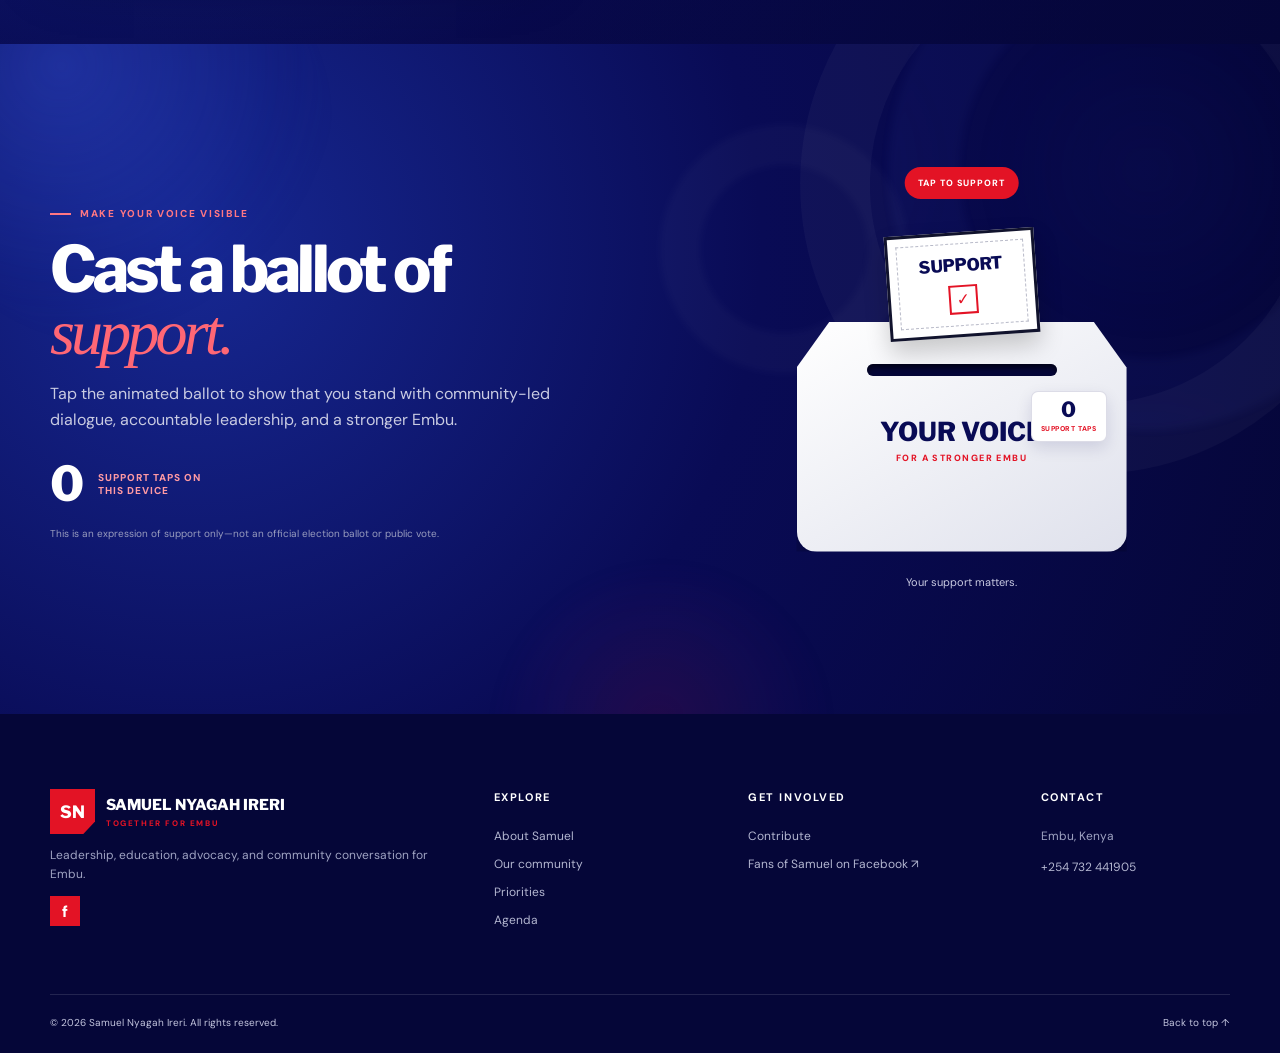
<file: contribute.html>
<!doctype html><html lang="en"><head><meta charset="UTF-8"><meta name="viewport" content="width=device-width, initial-scale=1.0"><link rel="preconnect" href="https://fonts.googleapis.com"><link rel="preconnect" href="https://fonts.gstatic.com" crossorigin><link href="https://fonts.googleapis.com/css2?family=DM+Sans:wght@400;500;600;700&family=Libre+Franklin:wght@600;700;800&display=swap" rel="stylesheet"><link rel="stylesheet" href="site.css"><link rel="stylesheet" href="ballot.css"><link rel="stylesheet" href="ballot-fix.css"><link rel="stylesheet" href="hero-image.css"><link rel="stylesheet" href="facebook-content.css"><link rel="stylesheet" href="focus-interactive.css"><link rel="stylesheet" href="candidate-details.css"><link rel="stylesheet" href="glass-priorities.css"><link rel="stylesheet" href="campaign-photos.css"><link rel="stylesheet" href="pages.css"></head><body data-page="contribute"><main id="page-content" class="page-loading">Loading…</main><script src="page-loader.js"></script></body></html>
</file>
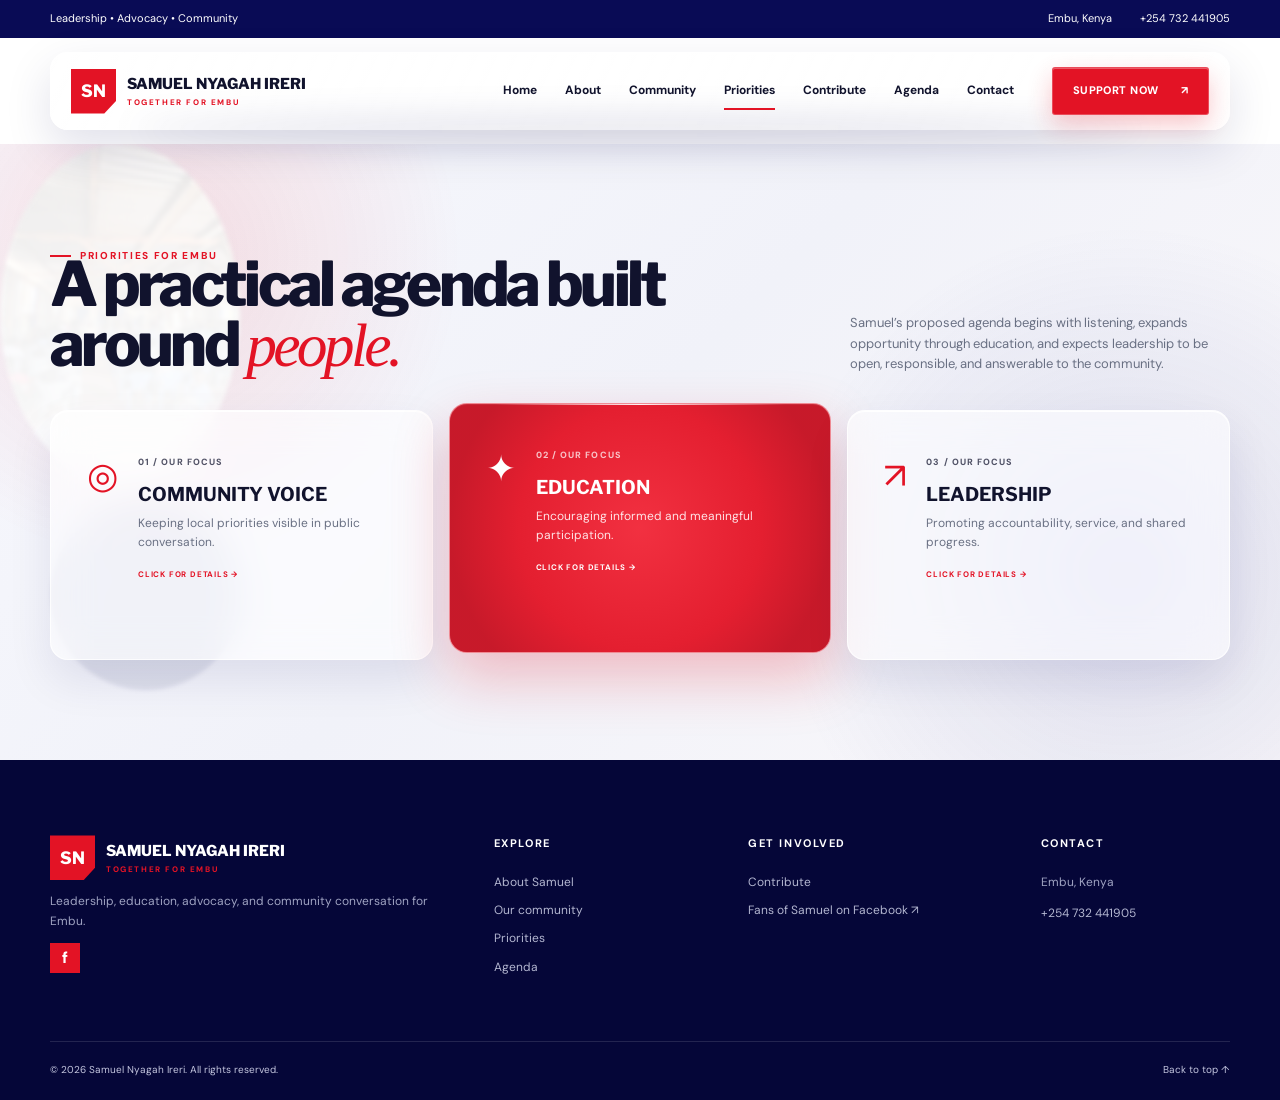
<file: priorities.html>
<!doctype html><html lang="en"><head><meta charset="UTF-8"><meta name="viewport" content="width=device-width, initial-scale=1.0"><link rel="preconnect" href="https://fonts.googleapis.com"><link rel="preconnect" href="https://fonts.gstatic.com" crossorigin><link href="https://fonts.googleapis.com/css2?family=DM+Sans:wght@400;500;600;700;800&family=Libre+Franklin:wght@600;700;800&display=swap" rel="stylesheet"><link rel="stylesheet" href="site.css"><link rel="stylesheet" href="ballot.css"><link rel="stylesheet" href="ballot-fix.css"><link rel="stylesheet" href="hero-image.css"><link rel="stylesheet" href="facebook-content.css"><link rel="stylesheet" href="focus-interactive.css"><link rel="stylesheet" href="candidate-details.css"><link rel="stylesheet" href="glass-priorities.css"><link rel="stylesheet" href="campaign-photos.css"><link rel="stylesheet" href="pages.css"></head><body data-page="priorities"><main id="page-content" class="page-loading">Loading…</main><script src="page-loader.js"></script></body></html>
</file>
<file: site.css>
:root{--navy:#090b55;--navy2:#050638;--red:#e31325;--red2:#bd0c1d;--ink:#11132d;--muted:#697083;--paper:#fff;--soft:#f7f7fb;--line:#e7e7ef;--sans:"DM Sans",sans-serif;--display:"Libre Franklin",sans-serif}*{box-sizing:border-box}html{scroll-behavior:smooth}body{margin:0;background:#fff;color:var(--ink);font-family:var(--sans);line-height:1.6}a{color:inherit;text-decoration:none}button{font:inherit}.container{width:min(1180px,calc(100% - 48px));margin:auto}.utility-bar{background:var(--navy);color:#fff;font-size:11px}.utility-inner{height:38px;display:flex;align-items:center;justify-content:space-between}.utility-inner div{display:flex;gap:28px}.utility-inner a{color:#fff}.navbar{height:94px;display:flex;align-items:center;gap:38px}.brand{display:flex;align-items:center;gap:11px;margin-right:auto}.brand-mark{display:grid;width:45px;height:45px;place-items:center;background:var(--red);color:#fff;font:800 17px var(--display);clip-path:polygon(0 0,100% 0,100% 72%,74% 100%,0 100%)}.brand>span:last-child{display:flex;flex-direction:column;line-height:1.1}.brand strong{text-transform:uppercase;font:800 15px var(--display)}.brand small{margin-top:5px;color:var(--red);font-size:8px;font-weight:800;letter-spacing:.2em;text-transform:uppercase}.nav-links{display:flex;align-items:center;gap:28px;font-size:12px;font-weight:700}.nav-links a{position:relative;padding:36px 0}.nav-links a::after{content:"";position:absolute;right:100%;bottom:27px;left:0;height:2px;background:var(--red);transition:.25s}.nav-links a:hover::after,.nav-links a.active::after{right:0}.nav-donate,.button{display:inline-flex;align-items:center;justify-content:center;gap:22px;font-size:11px;font-weight:800;letter-spacing:.04em;text-transform:uppercase}.nav-donate{padding:14px 20px;border-radius:3px;background:var(--red);color:#fff;box-shadow:0 9px 22px #e3132533}.menu-toggle{display:none;border:0;background:none}.menu-toggle span{display:block;width:25px;height:2px;margin:5px;background:var(--navy)}.hero{position:relative;min-height:650px;background:linear-gradient(105deg,#fbfbff 0%,#f6f6fc 57%,#eef0fb 100%);overflow:hidden}.hero-grid{position:relative;z-index:2;display:grid;grid-template-columns:1fr 1fr;min-height:650px;align-items:center}.hero-copy{max-width:570px}.kicker{display:flex;align-items:center;gap:9px;margin:0 0 16px;color:var(--red);font-size:10px;font-weight:800;letter-spacing:.17em;text-transform:uppercase}.kicker>span{width:21px;height:2px;background:currentColor}.hero h1,.section h2,.support-banner h2{margin:0;font:800 clamp(48px,5.6vw,76px)/.98 var(--display);letter-spacing:-.06em}.hero h1 em,.section h2 em{color:var(--red);font-family:Georgia,serif;font-weight:400}.hero-copy>p:not(.kicker){max-width:525px;margin:26px 0;color:var(--muted);font-size:16px}.hero-actions{display:flex;align-items:center;gap:24px}.button{padding:15px 20px;border:1px solid transparent}.button-red{background:var(--red);color:#fff}.button-outline{border-color:var(--navy);color:var(--navy)}.play-link{display:flex;align-items:center;gap:10px;font-size:11px;font-weight:800}.play-link>span{display:grid;width:42px;height:42px;place-items:center;border:2px solid #fff;border-radius:50%;background:var(--red);color:#fff;box-shadow:0 0 0 1px var(--red)}.hero-art{position:absolute;inset:0}.paint{position:absolute;border-radius:50%;filter:blur(2px)}.paint-one{width:560px;height:560px;right:-20px;top:60px;background:#cfd3f1;clip-path:polygon(15% 10%,80% 0,100% 42%,76% 98%,20% 86%,0 43%)}.paint-two{width:220px;height:220px;right:34%;bottom:20px;background:#f7c7cb;clip-path:polygon(5% 15%,95% 0,80% 92%,15% 100%)}.star{position:absolute;color:#fff;font-size:50px}.star-one{right:20%;top:150px}.star-two{right:9%;top:260px;font-size:34px}.candidate-visual{position:relative;height:590px;align-self:end}.candidate-halo{position:absolute;width:460px;height:460px;right:0;bottom:40px;border:38px solid #fff7;border-radius:50%}.candidate-card{position:absolute;right:42px;bottom:-28px;display:flex;width:430px;height:560px;align-items:center;justify-content:center;border-radius:48% 48% 0 0;background:linear-gradient(150deg,#13196d,#06083f 72%);color:#fff;flex-direction:column;box-shadow:0 30px 60px #080a452f}.candidate-initials{font:800 120px/1 var(--display);letter-spacing:-.14em;transform:translateX(-9px)}.candidate-card small{margin-top:20px;font-weight:800;letter-spacing:.25em;text-transform:uppercase}.candidate-ribbon{position:absolute;right:0;bottom:50px;padding:13px 20px;background:var(--red);color:#fff;font-size:10px;font-weight:800;letter-spacing:.1em;text-transform:uppercase}.focus-strip{position:relative;z-index:3;padding:0 0 85px;background:linear-gradient(#fff 50%,#fafafd 50%)}.focus-grid{display:grid;grid-template-columns:repeat(3,1fr);transform:translateY(-20px);box-shadow:0 18px 50px #0d104b12}.focus-grid article{display:flex;min-height:200px;gap:20px;padding:36px;border:1px solid var(--line);background:#fff}.focus-grid article.featured{border-color:var(--red);background:var(--red);color:#fff}.focus-icon{font-size:36px;color:var(--red)}.featured .focus-icon{color:#fff}.focus-grid small{font-size:9px;font-weight:800;letter-spacing:.12em;text-transform:uppercase;opacity:.72}.focus-grid h2{margin:10px 0 8px;font:700 19px var(--display);text-transform:uppercase}.focus-grid p{margin:0;color:var(--muted);font-size:12px}.featured p{color:#ffe4e7}.section{padding:110px 0}.about{background:#fff}.about-grid{display:grid;grid-template-columns:1fr 1fr;align-items:stretch;gap:8%}.about-visual{position:relative;min-height:510px;background:linear-gradient(140deg,#eceef8,#d8dcef);overflow:hidden}.about-block{position:absolute;inset:56px;display:flex;padding:46px;background:var(--navy);color:#fff;flex-direction:column;justify-content:center;clip-path:polygon(0 0,85% 0,100% 17%,100% 100%,0 100%)}.about-block span{color:#ef9da5;font-size:12px;font-weight:800;letter-spacing:.4em}.about-block strong{margin-top:12px;font:800 62px/1 var(--display);letter-spacing:-.06em;text-transform:uppercase}.about-lines{position:absolute;width:140px;height:250px;right:8px;bottom:0;border-right:18px solid var(--red);transform:skew(-24deg)}.about-copy{align-self:center}.about-copy h2{font-size:clamp(42px,4.8vw,64px)}.about-copy>p:not(.kicker){color:var(--muted)}.about-copy .lead{color:var(--ink);font-size:18px}.about-points{display:grid;gap:8px;margin:24px 0;color:var(--navy);font-size:13px;font-weight:700}.about-copy .button{margin-top:8px}.contribute{background:#fafafd}.contribute-grid{display:grid;grid-template-columns:1fr 1fr;gap:8%;align-items:center}.contribute h2{font-size:clamp(42px,4.8vw,64px)}.contribute-grid>div:first-child>p:not(.kicker):not(.payment-note){color:var(--muted)}.number-panel{display:grid;grid-template-columns:1fr auto;gap:6px 16px;margin-top:26px;padding:22px;border-left:5px solid var(--red);background:#fff;box-shadow:0 14px 40px #080a4510}.number-panel small{grid-column:1/3;color:var(--red);font-size:9px;font-weight:800;letter-spacing:.13em;text-transform:uppercase}.number-panel a{font:800 clamp(28px,3vw,40px) var(--display);color:var(--navy)}.copy-number{align-self:center;padding:9px 12px;border:1px solid var(--navy);background:#fff;color:var(--navy);cursor:pointer;font-size:9px;font-weight:800;text-transform:uppercase}.copy-status{grid-column:1/3;min-height:16px;color:#187b65;font-size:10px}.payment-note{color:#8a8e99;font-size:10px}.contribution-art{position:relative;min-height:440px}.ballot-box{position:absolute;width:330px;height:180px;left:50%;bottom:45px;background:linear-gradient(#f2f2f6,#c5c7d2);transform:translateX(-50%);clip-path:polygon(12% 0,88% 0,100% 25%,100% 100%,0 100%,0 25%)}.ballot-box span{position:absolute;top:75px;left:0;right:0;text-align:center;color:var(--navy);font:800 25px var(--display)}.coin{position:absolute;display:grid;width:65px;height:65px;place-items:center;border-radius:50%;background:#f7b846;color:#fff;font:800 34px var(--display);box-shadow:0 12px 22px #0002}.coin-one{left:20%;top:55px;transform:rotate(-16deg)}.coin-two{right:18%;top:95px;background:var(--red);transform:rotate(14deg)}.support-hand{position:absolute;width:190px;height:70px;top:180px;background:#efb492;border-radius:60px}.support-hand.left{left:0;transform:rotate(25deg)}.support-hand.right{right:0;transform:rotate(-25deg)}.support-banner{padding:95px 0;background:radial-gradient(circle at 12% 45%,#13258d,#090b55 45%,#050638);color:#fff;overflow:hidden}.support-grid{display:grid;grid-template-columns:1fr 1fr;gap:8%;align-items:center}.support-banner h2{font-size:clamp(38px,4.5vw,60px)}.support-banner p:not(.kicker){color:#c4c6df}.kicker.light{color:#ff7783}.ballot-art{position:relative;min-height:330px}.box-slot{position:absolute;width:430px;height:150px;left:20px;bottom:-95px;background:#fff;clip-path:polygon(20% 0,80% 0,100% 38%,100% 100%,0 100%,0 38%)}.paper{position:absolute;padding:14px 20px;background:#fff;color:var(--navy);font:800 18px var(--display);box-shadow:0 12px 30px #0003}.p1{left:12%;top:15%;transform:rotate(-19deg)}.p2{left:43%;top:40%;transform:rotate(12deg)}.p3{left:69%;top:5%;transform:rotate(21deg)}.section-title{display:flex;align-items:end;justify-content:space-between;margin-bottom:50px}.section-title h2{font-size:clamp(42px,4.7vw,64px)}.section-title>a{color:var(--red);font-size:11px;font-weight:800;text-transform:uppercase}.news-grid{display:grid;grid-template-columns:repeat(3,1fr);gap:22px}.news-card{border:1px solid var(--line);background:#fff;transition:.25s}.news-card:hover{transform:translateY(-5px);box-shadow:0 18px 50px #090b5514}.news-art{position:relative;height:225px;padding:22px;color:#fff;overflow:hidden}.news-art::after{content:"";position:absolute;width:190px;height:190px;right:-30px;top:35px;border:35px solid #fff2;border-radius:50%}.news-art span{position:relative;z-index:1;font-size:10px;font-weight:800;letter-spacing:.16em;text-transform:uppercase}.news-art strong{position:absolute;right:20px;bottom:2px;color:#fff5;font:800 85px var(--display)}.art-community{background:linear-gradient(140deg,#162c88,#090b55)}.art-leadership{background:linear-gradient(140deg,#ed4d59,#bd0c1d)}.art-policy{background:linear-gradient(140deg,#236878,#091447)}.news-content{padding:24px}.news-content small{color:var(--red);font-size:9px;font-weight:800;letter-spacing:.12em;text-transform:uppercase}.news-content h3{margin:12px 0;font:700 19px/1.35 var(--display)}.news-content p{color:var(--muted);font-size:12px}.news-content a{color:var(--navy);font-size:10px;font-weight:800;text-transform:uppercase}footer{padding:75px 0 22px;background:var(--navy2);color:#c4c6df}.footer-main{display:grid;grid-template-columns:2fr 1fr 1.2fr 1fr;gap:65px}.footer-brand{color:#fff}.footer-main h3{margin:0 0 20px;color:#fff;font-size:11px;letter-spacing:.14em;text-transform:uppercase}.footer-main>div>a:not(.brand):not(.social-link){display:block;margin:9px 0;color:#b3b6d0;font-size:12px}.footer-main p{color:#9fa3c2;font-size:12px}.social-link{display:grid;width:30px;height:30px;place-items:center;background:var(--red);color:#fff;font-weight:800}.footer-bottom{display:flex;justify-content:space-between;margin-top:55px;padding-top:20px;border-top:1px solid #ffffff1f;font-size:10px}@media(max-width:900px){.nav-links{display:none;position:absolute;z-index:20;top:132px;left:0;right:0;padding:25px;background:#fff;flex-direction:column;align-items:flex-start;box-shadow:0 20px 30px #0002}.nav-links.open{display:flex}.nav-links a{padding:7px}.nav-donate{margin-left:auto}.menu-toggle{display:block;order:4}.hero-grid,.about-grid,.contribute-grid,.support-grid{grid-template-columns:1fr}.hero-copy{padding:80px 0 20px}.candidate-visual{height:480px}.candidate-card{right:50%;width:380px;height:460px;transform:translateX(50%)}.candidate-halo{right:50%;transform:translateX(50%)}.focus-grid{grid-template-columns:1fr}.focus-grid article{min-height:auto}.about-grid,.contribute-grid,.support-grid{gap:55px}.news-grid{grid-template-columns:1fr}.footer-main{grid-template-columns:1fr 1fr}.ballot-art{order:2}}@media(max-width:560px){.container{width:min(100% - 30px,500px)}.utility-inner>span{display:none}.utility-inner{justify-content:flex-end}.utility-inner div{gap:14px}.navbar{height:80px}.brand strong{font-size:12px}.brand-mark{width:38px;height:38px}.nav-donate{display:none}.nav-links{top:118px}.hero h1{font-size:45px}.hero-copy{padding-top:60px}.hero-actions{align-items:flex-start;flex-direction:column}.candidate-visual{height:390px}.candidate-card{width:300px;height:390px}.candidate-initials{font-size:86px}.candidate-halo{width:330px;height:330px}.section{padding:78px 0}.about-visual{min-height:390px}.about-block{inset:25px;padding:30px}.about-block strong{font-size:48px}.number-panel{grid-template-columns:1fr}.number-panel small,.copy-status{grid-column:auto}.contribution-art{min-height:360px}.support-hand{width:130px}.ballot-box{width:280px}.section-title{align-items:flex-start;gap:20px;flex-direction:column}.footer-main{grid-template-columns:1fr}.footer-bottom{gap:10px;flex-direction:column}}
</file>
<file: ballot.css>
.ballot-support{position:relative;background:radial-gradient(circle at 15% 30%,#172893,#090b55 48%,#050638);color:#fff;overflow:hidden}.ballot-support::before{content:"";position:absolute;width:440px;height:440px;right:-100px;top:-150px;border:70px solid #ffffff08;border-radius:50%}.ballot-support-grid{display:grid;grid-template-columns:1fr 1fr;gap:9%;align-items:center}.ballot-support-copy h2{margin:0;font:800 clamp(42px,5vw,68px)/.98 var(--display);letter-spacing:-.06em}.ballot-support-copy h2 em{color:#ff6775;font-family:Georgia,serif;font-weight:400}.ballot-support-copy>p:not(.kicker):not(.support-disclaimer){max-width:560px;color:#c9cbe2}.support-result{display:flex;align-items:center;gap:14px;margin-top:28px}.support-result strong{color:#fff;font:800 48px/1 var(--display)}.support-result span{max-width:120px;color:#ff9aa3;font-size:10px;font-weight:800;line-height:1.3;letter-spacing:.1em;text-transform:uppercase}.support-disclaimer{margin-top:18px;color:#989cbe;font-size:10px}.interactive-ballot-wrap{position:relative;display:grid;min-height:450px;place-items:center}.interactive-ballot{position:relative;width:350px;height:390px;border:0;background:transparent;cursor:pointer}.tap-hint{position:absolute;top:0;left:50%;z-index:4;padding:9px 14px;border-radius:99px;background:var(--red);color:#fff;font-size:9px;font-weight:800;letter-spacing:.1em;text-transform:uppercase;transform:translateX(-50%);animation:hintPulse 1.8s infinite}.ballot-paper{position:absolute;z-index:3;top:65px;left:50%;display:flex;width:150px;height:105px;align-items:center;justify-content:center;gap:10px;border:3px solid #11132d;background:#fff;color:var(--navy);flex-direction:column;transform:translateX(-50%) rotate(-4deg);box-shadow:0 12px 24px #0003;transition:transform .6s cubic-bezier(.5,-.2,.2,1.4)}.ballot-paper::before{content:"";position:absolute;inset:8px;border:1px dashed #b8bac8}.ballot-paper b,.ballot-paper i{position:relative;z-index:1}.ballot-paper b{font:800 17px var(--display)}.ballot-paper i{display:grid;width:29px;height:29px;place-items:center;border:2px solid var(--red);color:var(--red);font-style:normal}.ballot-machine{position:absolute;z-index:2;right:10px;bottom:5px;left:10px;display:flex;height:230px;padding-top:70px;align-items:center;border-radius:7px 7px 20px 20px;background:linear-gradient(150deg,#fff,#dfe1ec);color:var(--navy);flex-direction:column;box-shadow:0 30px 50px #0004;clip-path:polygon(10% 0,90% 0,100% 20%,100% 100%,0 100%,0 20%)}.ballot-slot{position:absolute;top:42px;width:190px;height:12px;border-radius:9px;background:#050638;box-shadow:inset 0 4px 5px #0008}.ballot-machine strong{margin-top:24px;font:800 26px var(--display)}.ballot-machine small{margin-top:4px;color:var(--red);font-size:9px;font-weight:800;letter-spacing:.16em}.interactive-ballot:hover .ballot-paper{transform:translateX(-50%) translateY(8px) rotate(1deg)}.interactive-ballot.casting .ballot-paper{animation:castBallot 1.1s ease-in-out forwards}.ballot-message{margin:-8px 0 0;color:#c9cbe2;font-size:11px}.support-particles{position:absolute;z-index:6;top:44%;left:50%;pointer-events:none}.support-particles span{position:absolute;width:9px;height:13px;animation:particleBurst .9s ease-out forwards}@keyframes hintPulse{0%,100%{transform:translateX(-50%) scale(1)}50%{transform:translateX(-50%) scale(1.07);box-shadow:0 0 0 8px #e3132522}}@keyframes castBallot{0%{transform:translateX(-50%) translateY(0) rotate(-4deg)}45%{transform:translateX(-50%) translateY(76px) rotate(1deg);opacity:1}65%{transform:translateX(-50%) translateY(105px) scale(.76);opacity:0}100%{transform:translateX(-50%) translateY(0) rotate(-4deg);opacity:1}}@keyframes particleBurst{0%{transform:translate(0,0) rotate(0);opacity:1}100%{transform:translate(var(--x),var(--y)) rotate(var(--r));opacity:0}}@media(prefers-reduced-motion:reduce){.tap-hint,.interactive-ballot.casting .ballot-paper,.support-particles span{animation:none}.interactive-ballot .ballot-paper{transition:none}}@media(max-width:900px){.ballot-support-grid{grid-template-columns:1fr;text-align:center}.ballot-support-copy .kicker,.support-result{justify-content:center}.ballot-support-copy>p:not(.kicker){margin-left:auto;margin-right:auto}.interactive-ballot-wrap{min-height:420px}}@media(max-width:460px){.interactive-ballot{width:300px}.ballot-support-copy h2{font-size:42px}.support-result strong{font-size:40px}}
</file>
<file: ballot-fix.css>
.interactive-ballot.casting .ballot-paper {
  z-index: 1;
  animation: castBallotIntoBox 1.1s ease-in-out forwards;
}

.interactive-ballot.casting .ballot-slot {
  animation: slotReceive 0.7s ease 0.25s;
}

.ballot-count-badge {
  position: absolute;
  top: 69px;
  right: 20px;
  display: flex;
  min-width: 76px;
  padding: 7px 9px;
  border: 1px solid rgba(9, 11, 85, 0.14);
  border-radius: 7px;
  background: #fff;
  color: #090b55;
  flex-direction: column;
  box-shadow: 0 6px 16px rgba(9, 11, 85, 0.12);
}

.ballot-count-badge b {
  font: 800 21px/1 "Libre Franklin", sans-serif;
}

.ballot-count-badge i {
  margin-top: 3px;
  color: #e31325;
  font-size: 7px;
  font-style: normal;
  font-weight: 800;
  letter-spacing: 0.08em;
  text-transform: uppercase;
}

.interactive-ballot.casting .ballot-count-badge {
  animation: countPop 0.45s ease 0.65s;
}

@keyframes countPop {
  0%, 100% { transform: scale(1); }
  50% { transform: scale(1.14); background: #fff0f2; }
}

@keyframes castBallotIntoBox {
  0% {
    transform: translateX(-50%) translateY(0) rotate(-4deg);
    opacity: 1;
  }
  22% {
    transform: translateX(-50%) translateY(-12px) rotate(0deg);
    opacity: 1;
  }
  64% {
    transform: translateX(-50%) translateY(90px) scale(0.88) rotate(0deg);
    opacity: 1;
  }
  82%,
  100% {
    transform: translateX(-50%) translateY(150px) scale(0.66) rotate(0deg);
    opacity: 0;
  }
}

@keyframes slotReceive {
  0%, 100% { transform: scaleX(1); }
  50% { transform: scaleX(1.08); box-shadow: 0 0 18px rgba(227, 19, 37, 0.65); }
}

@media (prefers-reduced-motion: reduce) {
  .interactive-ballot.casting .ballot-paper {
    animation: none;
    opacity: 0;
  }

  .interactive-ballot.casting .ballot-slot {
    animation: none;
  }
}
</file>
<file: hero-image.css>
.candidate-card {
  right: -10px;
  bottom: -64px;
  width: 520px;
  height: 650px;
  overflow: visible;
  border-radius: 0;
  background: transparent;
  box-shadow: none;
  animation: candidateFloat 5s ease-in-out infinite;
}

.candidate-halo {
  display: none;
}

.candidate-card::after {
  display: none;
}

.candidate-card img {
  width: 100%;
  height: 100%;
  object-fit: contain;
  object-position: center bottom;
  filter: drop-shadow(0 28px 28px rgba(5, 6, 56, 0.28));
  mix-blend-mode: multiply;
}

.candidate-card small {
  position: absolute;
  z-index: 2;
  right: 0;
  bottom: 92px;
  left: 0;
  margin: 0;
  color: #fff;
  text-align: center;
  text-shadow: 0 2px 10px rgba(0, 0, 0, 0.45);
}

@keyframes candidateFloat {
  0%, 100% { transform: translateY(0); }
  50% { transform: translateY(-12px); }
}

@media (max-width: 900px) {
  .candidate-card img {
    object-position: center bottom;
  }

  .candidate-card {
    right: 50%;
    bottom: -48px;
    width: 440px;
    height: 540px;
    transform: translateX(50%);
    animation: candidateFloatMobile 5s ease-in-out infinite;
  }

  .candidate-card small {
    bottom: 68px;
  }
}

@keyframes candidateFloatMobile {
  0%, 100% { transform: translateX(50%) translateY(0); }
  50% { transform: translateX(50%) translateY(-10px); }
}

@media (max-width: 560px) {
  .candidate-card {
    width: 350px;
    height: 440px;
  }
}

@media (prefers-reduced-motion: reduce) {
  .candidate-card {
    animation: none;
  }
}
</file>
<file: facebook-content.css>
.facebook-about-visual {
  min-height: 540px;
  background: #dfe2ec;
}

.facebook-about-visual > img {
  width: 100%;
  height: 100%;
  min-height: 540px;
  object-fit: cover;
  object-position: center top;
}

.facebook-photo-label {
  position: absolute;
  right: 26px;
  bottom: 25px;
  left: 26px;
  z-index: 2;
  display: grid;
  padding: 18px 76px 18px 20px;
  background: rgba(9, 11, 85, 0.92);
  color: #fff;
  backdrop-filter: blur(10px);
}

.facebook-photo-label small {
  color: #ff8993;
  font-size: 8px;
  font-weight: 800;
  letter-spacing: 0.14em;
  text-transform: uppercase;
}

.facebook-photo-label strong {
  font: 700 15px "Libre Franklin", sans-serif;
}

.facebook-photo-label span {
  position: absolute;
  right: 18px;
  top: 50%;
  padding: 6px 9px;
  background: #e31325;
  font-size: 9px;
  font-weight: 800;
  text-transform: uppercase;
  transform: translateY(-50%);
}

.about-page-facts {
  display: grid;
  grid-template-columns: repeat(3, 1fr);
  gap: 1px;
  margin: 25px 0;
  background: #e7e7ef;
  border: 1px solid #e7e7ef;
}

.about-page-facts div {
  display: flex;
  padding: 15px 12px;
  background: #fafafd;
  flex-direction: column;
}

.about-page-facts strong {
  color: #090b55;
  font: 800 20px "Libre Franklin", sans-serif;
}

.about-page-facts span {
  color: #767b8c;
  font-size: 8px;
  font-weight: 800;
  letter-spacing: 0.08em;
  text-transform: uppercase;
}

.section-note {
  max-width: 520px;
  margin: 12px 0 0;
  color: #7a7f8f;
  font-size: 11px;
}

@media (max-width: 560px) {
  .facebook-about-visual,
  .facebook-about-visual > img {
    min-height: 430px;
  }

  .facebook-photo-label {
    right: 15px;
    bottom: 15px;
    left: 15px;
  }

  .about-page-facts {
    grid-template-columns: 1fr;
  }
}
</file>
<file: focus-interactive.css>
.focus-grid article {
  position: relative;
  isolation: isolate;
  overflow: hidden;
  cursor: pointer;
  transition: color 0.3s ease, border-color 0.3s ease, transform 0.3s ease, box-shadow 0.3s ease;
}

.focus-grid article::before {
  content: "";
  position: absolute;
  z-index: -1;
  inset: 0;
  background: radial-gradient(circle 190px at var(--pointer-x, 50%) var(--pointer-y, 50%), #f52a3b 0%, #e31325 64%, #bd0c1d 100%);
  opacity: 0;
  transition: opacity 0.3s ease;
}

.focus-grid article.featured {
  border-color: #e31325;
  background: #e31325;
  color: #fff;
  transform: translateY(-7px);
  box-shadow: 0 20px 38px rgba(227, 19, 37, 0.24);
}

.focus-grid article.featured::before {
  opacity: 1;
}

.focus-grid article.featured .focus-icon,
.focus-grid article.featured h2,
.focus-grid article.featured small {
  color: #fff;
}

.focus-grid article.featured p {
  color: #ffe4e7;
}

.focus-grid article:focus-visible {
  outline: 3px solid rgba(227, 19, 37, 0.35);
  outline-offset: 4px;
}

@media (prefers-reduced-motion: reduce) {
  .focus-grid article {
    transition: none;
  }
}
</file>
<file: candidate-details.css>
.card-prompt {
  display: block;
  margin-top: 16px;
  color: #e31325;
  font-size: 8px;
  letter-spacing: 0.1em;
  text-transform: uppercase;
}

.focus-strip {
  padding: 100px 0;
  background: #fafafd;
}

.focus-grid {
  transform: none;
}

.focus-intro {
  display: grid;
  grid-template-columns: 1.3fr 0.7fr;
  gap: 8%;
  align-items: end;
  margin-bottom: 45px;
}

.focus-intro .kicker {
  grid-column: 1 / -1;
  margin-bottom: -20px;
}

.focus-intro h2 {
  margin: 0;
  color: #11132d;
  font: 800 clamp(42px, 4.8vw, 64px)/0.98 "Libre Franklin", sans-serif;
  letter-spacing: -0.06em;
}

.focus-intro h2 em {
  color: #e31325;
  font-family: Georgia, serif;
  font-weight: 400;
}

.focus-intro > p:last-child {
  margin: 0;
  color: #697083;
  font-size: 13px;
}

.focus-grid article.featured .card-prompt {
  color: #fff;
}

.focus-detail {
  display: grid;
  grid-template-columns: 1fr 1fr;
  gap: 70px;
  margin-top: 14px;
  padding: 36px 42px;
  border-left: 5px solid #e31325;
  background: #fff;
  box-shadow: 0 18px 50px rgba(9, 11, 85, 0.1);
}

.focus-detail-overview,
.focus-detail-actions {
  min-width: 0;
}

.focus-detail-label {
  color: #e31325;
  font-size: 8px;
  font-weight: 800;
  letter-spacing: 0.14em;
  text-transform: uppercase;
}

.focus-detail h3 {
  margin: 8px 0 10px;
  color: #090b55;
  font: 800 25px "Libre Franklin", sans-serif;
}

.focus-detail p,
.focus-detail li {
  color: #697083;
  font-size: 12px;
}

.focus-detail-list {
  display: grid;
  gap: 9px;
  margin: 0;
  padding-left: 20px;
  align-content: center;
}

.focus-detail-actions > strong,
.detail-context strong,
.detail-outcome strong {
  color: #090b55;
  font-size: 9px;
  font-weight: 800;
  letter-spacing: 0.1em;
  text-transform: uppercase;
}

.detail-context,
.detail-outcome {
  margin-top: 22px;
  padding-top: 17px;
  border-top: 1px solid #e7e7ef;
}

.detail-context p,
.detail-outcome p {
  margin: 7px 0 0;
}

.focus-detail-actions .focus-detail-list {
  margin-top: 12px;
}

.focus-detail-list li::marker,
.commitment-details li::marker {
  color: #e31325;
}

.detail-pulse {
  animation: detailPulse 0.35s ease;
}

@keyframes detailPulse {
  from { opacity: 0.55; transform: translateY(7px); }
  to { opacity: 1; transform: translateY(0); }
}

.commitment-toggle {
  display: flex;
  width: 100%;
  margin-top: 18px;
  padding: 12px 0 0;
  align-items: center;
  justify-content: space-between;
  border: 0;
  border-top: 1px solid #e7e7ef;
  background: transparent;
  color: #090b55;
  cursor: pointer;
  font-size: 9px;
  font-weight: 800;
  letter-spacing: 0.08em;
  text-transform: uppercase;
}

.commitment-toggle span {
  display: grid;
  width: 27px;
  height: 27px;
  place-items: center;
  border-radius: 50%;
  background: #e31325;
  color: #fff;
  font-size: 16px;
}

.commitment-details {
  padding-top: 10px;
}

.commitment-details ul {
  display: grid;
  gap: 7px;
  margin: 0;
  padding-left: 18px;
}

.commitment-details li {
  color: #697083;
  font-size: 11px;
}

@media (max-width: 760px) {
  .focus-intro {
    grid-template-columns: 1fr;
    gap: 20px;
  }

  .focus-intro .kicker {
    margin-bottom: 0;
  }

  .focus-detail {
    grid-template-columns: 1fr;
    gap: 16px;
    padding: 28px 25px;
  }
}

@media (prefers-reduced-motion: reduce) {
  .detail-pulse { animation: none; }
}
</file>
<file: glass-priorities.css>
.focus-strip {
  position: relative;
  background:
    radial-gradient(circle at 12% 18%, rgba(227, 19, 37, 0.12), transparent 25%),
    radial-gradient(circle at 88% 70%, rgba(52, 63, 160, 0.15), transparent 29%),
    linear-gradient(135deg, #f7f8fd 0%, #f1f2f9 48%, #faf8fa 100%);
  overflow: hidden;
}

.focus-strip::before,
.focus-strip::after {
  content: "";
  position: absolute;
  border-radius: 50%;
  filter: blur(2px);
  pointer-events: none;
}

.focus-strip::before {
  width: 240px;
  height: 240px;
  right: 7%;
  top: 90px;
  background: rgba(227, 19, 37, 0.1);
}

.focus-strip::after {
  width: 190px;
  height: 190px;
  left: 4%;
  bottom: 70px;
  background: rgba(9, 11, 85, 0.09);
}

.focus-intro,
.focus-grid,
.focus-detail {
  position: relative;
  z-index: 1;
}

.focus-grid {
  gap: 16px;
  background: transparent;
  box-shadow: none;
}

.focus-grid article {
  min-height: 250px;
  border: 1px solid rgba(255, 255, 255, 0.78);
  border-radius: 18px;
  background: rgba(255, 255, 255, 0.6);
  box-shadow:
    0 20px 45px rgba(9, 11, 85, 0.09),
    inset 0 1px 0 rgba(255, 255, 255, 0.9);
  backdrop-filter: blur(18px) saturate(135%);
  -webkit-backdrop-filter: blur(18px) saturate(135%);
}

.focus-grid article::after {
  content: "";
  position: absolute;
  top: 0;
  right: 12%;
  left: 12%;
  height: 1px;
  background: linear-gradient(90deg, transparent, rgba(255, 255, 255, 0.95), transparent);
  pointer-events: none;
}

.focus-grid article.featured {
  border-color: rgba(255, 255, 255, 0.38);
  background: rgba(227, 19, 37, 0.78);
  box-shadow:
    0 25px 55px rgba(227, 19, 37, 0.25),
    inset 0 1px 0 rgba(255, 255, 255, 0.34);
  backdrop-filter: blur(20px) saturate(145%);
  -webkit-backdrop-filter: blur(20px) saturate(145%);
}

.focus-grid article.featured::before {
  opacity: 0.76;
}

.focus-detail {
  margin-top: 22px;
  border: 1px solid rgba(255, 255, 255, 0.82);
  border-left: 5px solid rgba(227, 19, 37, 0.9);
  border-radius: 20px;
  background: rgba(255, 255, 255, 0.66);
  box-shadow:
    0 25px 65px rgba(9, 11, 85, 0.1),
    inset 0 1px 0 rgba(255, 255, 255, 0.95);
  backdrop-filter: blur(22px) saturate(130%);
  -webkit-backdrop-filter: blur(22px) saturate(130%);
  overflow: hidden;
}

.focus-detail::after {
  content: "";
  position: absolute;
  width: 240px;
  height: 240px;
  right: -120px;
  top: -130px;
  border-radius: 50%;
  background: radial-gradient(circle, rgba(227, 19, 37, 0.12), transparent 68%);
  pointer-events: none;
}

@supports not ((backdrop-filter: blur(1px)) or (-webkit-backdrop-filter: blur(1px))) {
  .focus-grid article,
  .focus-detail {
    background: rgba(255, 255, 255, 0.94);
  }

  .focus-grid article.featured {
    background: #e31325;
  }
}

@media (max-width: 900px) {
  .focus-grid {
    gap: 14px;
  }

  .focus-grid article {
    min-height: 220px;
  }
}
</file>
<file: campaign-photos.css>
.campaign-photo-stack { position: relative; min-height: 500px; }
.campaign-photo-stack figure { margin: 0; overflow: hidden; background: #dfe2ec; box-shadow: 0 24px 60px rgba(5,6,56,.2); }
.campaign-photo-stack img, .community-banner-photo img, .photo-news-art img { display: block; width: 100%; height: 100%; object-fit: cover; }
.photo-stack-main { position: absolute; inset: 0 80px 35px 0; }
.photo-stack-main img { object-position: center 62%; }
.photo-stack-main figcaption { position: absolute; left: 0; bottom: 0; padding: 13px 18px; background: #e31325; color: #fff; font-size: 10px; font-weight: 800; letter-spacing: .1em; text-transform: uppercase; }
.photo-stack-small { position: absolute; right: 0; bottom: 0; width: 42%; height: 245px; border: 8px solid #fafafd; }
.photo-stack-small img { object-position: 40% center; }
.community-banner { position: relative; }
.community-banner::before { content: ""; position: absolute; inset: 0; background: linear-gradient(90deg,rgba(5,6,56,.15),rgba(5,6,56,.55)); pointer-events: none; }
.community-banner .support-grid { position: relative; z-index: 1; }
.community-banner-photo { position: relative; height: 360px; border: 8px solid rgba(255,255,255,.12); box-shadow: 0 26px 55px rgba(0,0,0,.28); overflow: hidden; }
.community-banner-photo img { object-position: center 45%; }
.community-banner-photo::after { content: ""; position: absolute; inset: 0; background: linear-gradient(180deg,transparent 55%,rgba(5,6,56,.82)); }
.community-banner-photo span { position: absolute; z-index: 1; left: 20px; bottom: 16px; color: #fff; font-size: 10px; font-weight: 800; letter-spacing: .12em; text-transform: uppercase; }
.photo-news-art { padding: 0; background: #090b55; }
.photo-news-art img { transition: transform .45s ease; }
.news-card:hover .photo-news-art img { transform: scale(1.04); }
.photo-news-art::before { content: ""; position: absolute; z-index: 1; inset: 0; background: linear-gradient(180deg,rgba(5,6,56,.2),rgba(5,6,56,.75)); }
.photo-news-art::after { z-index: 1; }
.photo-news-art span { position: absolute; z-index: 2; top: 20px; left: 20px; }
.photo-news-art strong { z-index: 2; }
@media (max-width:900px) { .campaign-photo-stack { min-height:480px; } .community-banner-photo { height:330px; } }
@media (max-width:560px) { .campaign-photo-stack { min-height:410px; } .photo-stack-main { right:45px; bottom:28px; } .photo-stack-small { width:46%; height:190px; border-width:6px; } .community-banner-photo { height:270px; } }

.community-story { position: relative; isolation: isolate; overflow: hidden; background: #080a45; color: #fff; }
.community-story-bg { position: absolute; z-index: -2; inset: 0; background: url("Judie%20Sheila/IMG_8688.JPG.jpeg") center 45%/cover no-repeat; opacity: .16; filter: grayscale(.15); }
.community-story::after { content: ""; position: absolute; z-index: -1; inset: 0; background: linear-gradient(180deg,transparent 68%,rgba(82,84,129,.18) 79%,rgba(188,190,211,.58) 91%,#f1f2f9 100%),linear-gradient(100deg,rgba(5,6,56,.98) 8%,rgba(5,6,56,.9) 48%,rgba(5,6,56,.64)); }
.community-story-grid { display: grid; grid-template-columns: .95fr 1.05fr; gap: 8%; align-items: center; }
.community-story h2 { color: #fff; font-size: clamp(42px,4.8vw,64px); }
.community-story h2 em { color: #ff6371; }
.community-lead { max-width: 590px; color: #d8daec; font-size: 16px; }
.community-values { display: grid; gap: 1px; margin: 28px 0; background: rgba(255,255,255,.14); }
.community-values article { display: grid; grid-template-columns: 42px 1fr; gap: 14px; align-items: center; padding: 14px 16px; background: rgba(5,6,56,.7); backdrop-filter: blur(8px); }
.community-values b { color: #ff6371; font: 800 13px var(--display); }
.community-values div { display: grid; }
.community-values strong { font: 700 13px var(--display); text-transform: uppercase; }
.community-values span { color: #bfc2dd; font-size: 11px; }
.facebook-invite { display: grid; grid-template-columns: 46px 1fr auto; gap: 15px; align-items: center; padding: 18px; background: #fff; color: #11132d; box-shadow: 0 18px 45px rgba(0,0,0,.22); }
.facebook-icon { display: grid; width: 46px; height: 46px; place-items: center; border-radius: 50%; background: #1877f2; color: #fff; font: 800 25px Arial,sans-serif; }
.facebook-invite div { display: grid; }
.facebook-invite small { color: #e31325; font-size: 8px; font-weight: 800; letter-spacing: .12em; text-transform: uppercase; }
.facebook-invite strong { color: #090b55; font: 700 14px var(--display); }
.facebook-invite p { margin: 2px 0 0; color: #697083; font-size: 10px; line-height: 1.45; }
.facebook-invite a { padding: 11px 13px; background: #1877f2; color: #fff; font-size: 9px; font-weight: 800; text-transform: uppercase; white-space: nowrap; }
.community-mosaic { position: relative; display: grid; grid-template-columns: 1.15fr .85fr; grid-template-rows: 260px 230px; gap: 12px; min-height: 502px; }
.community-mosaic figure { margin: 0; overflow: hidden; border: 1px solid rgba(255,255,255,.2); box-shadow: 0 20px 45px rgba(0,0,0,.22); }
.community-mosaic img { width: 100%; height: 100%; display: block; object-fit: cover; }
.community-mosaic .mosaic-wide { grid-row: 1/3; }
.mosaic-wide img { object-position: 44% center; }
.community-mosaic figure:nth-of-type(2) img { object-position: 38% center; }
.community-mosaic figure:nth-of-type(3) img { object-position: 62% center; }
.mosaic-note { position: absolute; right: 18px; bottom: 18px; display: grid; max-width: 205px; padding: 14px 17px; background: #e31325; box-shadow: 0 12px 30px rgba(0,0,0,.3); }
.mosaic-note b { font: 800 13px var(--display); text-transform: uppercase; }
.mosaic-note small { color: #ffe1e4; font-size: 9px; }

.focus-strip { position: relative; isolation: isolate; }
.focus-strip::before { content: ""; position: absolute; z-index: -1; inset: 0 0 auto; height: 55%; background: linear-gradient(rgba(255,255,255,.91),rgba(255,255,255,.98)),url("Judie%20Sheila/IMG_8695.JPG.jpeg") center 54%/cover no-repeat; }
.updates { position: relative; isolation: isolate; overflow: hidden; }
.updates::before { content: ""; position: absolute; z-index: -1; inset: 0; background: linear-gradient(90deg,rgba(255,255,255,.97),rgba(255,255,255,.9)),url("Judie%20Sheila/IMG_9251.JPG.jpeg") 82% center/cover no-repeat; opacity: .55; }

@media (max-width:900px) {
  .community-story-grid { grid-template-columns: 1fr; }
  .community-mosaic { min-height: 470px; grid-template-rows: 240px 218px; }
}
@media (max-width:560px) {
  .facebook-invite { grid-template-columns: 42px 1fr; }
  .facebook-invite a { grid-column: 1/3; text-align: center; }
  .community-mosaic { grid-template-columns: 1fr 1fr; grid-template-rows: 250px 180px; min-height: 442px; }
  .community-mosaic .mosaic-wide { grid-column: 1/3; grid-row: auto; }
  .mosaic-note { right: 10px; bottom: 10px; }
}

/* Phone-first finishing pass: keeps every section readable from 320px upward. */
@media (max-width: 600px) {
  html { scroll-padding-top: 82px; }
  body { overflow-x: hidden; }
  img { max-width: 100%; }
  .container { width: calc(100% - 32px); }

  .utility-inner { height: 34px; }
  .utility-inner div { width: 100%; justify-content: space-between; gap: 8px; }
  .utility-inner div span, .utility-inner div a { font-size: 9px; }
  .navbar { height: 72px; gap: 10px; }
  .brand { min-width: 0; gap: 8px; }
  .brand-mark { flex: 0 0 36px; width: 36px; height: 36px; }
  .brand > span:last-child { min-width: 0; }
  .brand strong { max-width: 185px; overflow: hidden; font-size: 11px; text-overflow: ellipsis; white-space: nowrap; }
  .brand small { margin-top: 3px; font-size: 7px; }
  .menu-toggle { min-width: 44px; min-height: 44px; padding: 8px; cursor: pointer; }
  .nav-links { top: 106px; max-height: calc(100vh - 106px); gap: 2px; padding: 18px 16px 22px; overflow-y: auto; }
  .nav-links a { width: 100%; min-height: 42px; padding: 10px 4px; border-bottom: 1px solid #ededf3; }
  .nav-links a::after { bottom: 5px; }

  .hero, .hero-grid { min-height: auto; }
  .hero-copy { padding: 52px 0 12px; }
  .hero h1 { max-width: 100%; font-size: clamp(38px, 12vw, 48px); line-height: 1.02; letter-spacing: -.055em; }
  .hero-copy > p:not(.kicker) { margin: 20px 0 24px; font-size: 14px; }
  .hero-actions { width: 100%; gap: 15px; }
  .hero-actions .button { width: 100%; min-height: 48px; }
  .play-link { min-height: 46px; }
  .candidate-visual { height: 400px; }
  .candidate-card { bottom: -35px; width: min(340px, 108vw); height: 430px; }
  .candidate-ribbon { right: 0; bottom: 22px; font-size: 8px; }

  .section { padding: 70px 0; }
  .section h2, .support-banner h2, .community-story h2 { font-size: clamp(36px, 11vw, 46px); line-height: 1.02; }
  .about-grid { gap: 38px; }
  .facebook-about-visual, .facebook-about-visual > img { min-height: 390px; }
  .facebook-photo-label { padding: 15px 65px 15px 15px; }
  .about-copy .lead { font-size: 16px; }
  .about-page-facts { grid-template-columns: repeat(3, 1fr); }
  .about-page-facts div { padding: 12px 8px; }
  .about-page-facts strong { font-size: 14px; }
  .about-page-facts span { font-size: 6px; }
  .about-copy .button { width: 100%; min-height: 48px; }

  .community-story-grid { gap: 42px; }
  .community-lead { font-size: 14px; }
  .community-values article { grid-template-columns: 34px 1fr; padding: 13px 12px; }
  .community-mosaic { grid-template-rows: 230px 155px; min-height: 397px; gap: 8px; }
  .mosaic-note { max-width: 170px; padding: 10px 12px; }

  .focus-strip { padding: 70px 0; }
  .focus-intro { margin-bottom: 30px; }
  .focus-grid article { min-height: 0; padding: 25px 22px; border-radius: 14px; }
  .focus-detail { padding: 24px 19px; border-radius: 14px; }
  .focus-detail h3 { font-size: 21px; }

  .contribute-grid { gap: 34px; }
  .number-panel { padding: 18px 15px; }
  .number-panel a { overflow-wrap: anywhere; font-size: clamp(24px, 9vw, 34px); }
  .copy-number { min-height: 44px; }
  .campaign-photo-stack { min-height: 385px; }
  .photo-stack-main { right: 36px; }
  .photo-stack-small { height: 170px; }

  .support-banner { padding: 70px 0; }
  .support-grid { gap: 34px; }
  .community-banner-photo { height: 250px; border-width: 5px; }
  .support-banner .button { width: 100%; min-height: 48px; }
  .section-title { margin-bottom: 30px; }
  .news-grid { gap: 16px; }
  .news-art { height: 205px; }
  .news-content { padding: 20px; }
  .commitment-toggle { min-height: 44px; }

  .ballot-support-grid { gap: 20px; }
  .interactive-ballot-wrap { min-height: 385px; }
  .interactive-ballot { width: min(300px, 100%); height: 370px; }
  .ballot-machine { right: 4px; left: 4px; }
  .ballot-message { margin-top: 0; }

  .footer-main { gap: 32px; }
  footer { padding-top: 58px; }
  .footer-main > div > a:not(.brand):not(.social-link) { min-height: 38px; padding: 7px 0; }
  .footer-bottom { margin-top: 38px; }
}

@media (max-width: 360px) {
  .container { width: calc(100% - 24px); }
  .brand strong { max-width: 160px; }
  .hero h1 { font-size: 37px; }
  .candidate-visual { height: 365px; }
  .candidate-card { width: 310px; height: 395px; }
  .community-mosaic { grid-template-rows: 210px 145px; min-height: 367px; }
  .facebook-invite { padding: 14px; }
}

/* Slow-moving atmospheric gradients behind the interactive ballot. */
.ballot-support { isolation: isolate; }
.ballot-support::before { z-index: -2; }
.ballot-support-grid { position: relative; z-index: 2; }
.ballot-orbs { position: absolute; z-index: 0; inset: 0; overflow: hidden; pointer-events: none; }
.ballot-orb { position: absolute; display: block; border-radius: 50%; opacity: .42; filter: blur(4px); will-change: transform; }
.orb-one { width: 420px; height: 420px; top: -18%; left: -7%; background: radial-gradient(circle at 36% 34%,rgba(71,105,255,.62),rgba(22,40,154,.24) 58%,transparent 72%); animation: orbDriftOne 17s ease-in-out infinite alternate; }
.orb-two { width: 520px; height: 520px; right: -10%; top: -20%; border: 72px solid rgba(89,103,221,.13); background: radial-gradient(circle,rgba(25,35,130,.25),transparent 66%); animation: orbDriftTwo 22s ease-in-out infinite alternate; }
.orb-three { width: 330px; height: 330px; left: 39%; bottom: -28%; background: radial-gradient(circle at 48% 45%,rgba(227,19,37,.27),rgba(119,30,111,.16) 45%,transparent 71%); filter: blur(12px); animation: orbDriftThree 19s ease-in-out infinite alternate; }
.orb-four { width: 250px; height: 250px; right: 29%; top: 12%; border: 42px solid rgba(255,255,255,.055); opacity: .55; animation: orbDriftFour 14s ease-in-out infinite alternate; }

@keyframes orbDriftOne {
  0% { transform: translate3d(0,0,0) scale(1); }
  50% { transform: translate3d(90px,45px,0) scale(1.13); }
  100% { transform: translate3d(35px,150px,0) scale(.92); }
}
@keyframes orbDriftTwo {
  0% { transform: translate3d(0,0,0) rotate(0deg) scale(1); }
  50% { transform: translate3d(-100px,80px,0) rotate(18deg) scale(.9); }
  100% { transform: translate3d(-35px,170px,0) rotate(-8deg) scale(1.08); }
}
@keyframes orbDriftThree {
  0% { transform: translate3d(-45px,0,0) scale(.9); }
  50% { transform: translate3d(80px,-125px,0) scale(1.2); }
  100% { transform: translate3d(210px,-40px,0) scale(1); }
}
@keyframes orbDriftFour {
  0% { transform: translate3d(0,0,0) scale(.85); }
  100% { transform: translate3d(-190px,170px,0) scale(1.18); }
}

@media (max-width: 600px) {
  .ballot-orb { opacity: .3; filter: blur(8px); }
  .orb-one { width: 260px; height: 260px; }
  .orb-two { width: 330px; height: 330px; border-width: 48px; right: -45%; }
  .orb-three { width: 230px; height: 230px; left: 5%; }
  .orb-four { width: 180px; height: 180px; right: -12%; }
}

@media (prefers-reduced-motion: reduce) {
  .ballot-orb { animation: none; }
}

.news-grid { align-items: start; }
.commitment-card:has(.commitment-details:not([hidden])) { border-color: rgba(227,19,37,.28); box-shadow: 0 24px 60px rgba(9,11,85,.14); }
.commitment-details:not([hidden]) { display: block; animation: commitmentReveal .38s ease both; }
.commitment-summary { margin: 4px 0 14px; padding: 12px; border-left: 3px solid #e31325; background: #f7f7fb; color: #4f566a !important; font-size: 11px !important; }
.commitment-gallery { display: grid; grid-template-columns: 1fr 1fr; gap: 8px; margin-top: 18px; }
.commitment-gallery figure { position: relative; height: 145px; margin: 0; overflow: hidden; background: #dfe2ec; }
.commitment-gallery img { display: block; width: 100%; height: 100%; object-fit: cover; transition: transform .4s ease; }
.commitment-gallery figure:hover img { transform: scale(1.05); }
.commitment-gallery figure::after { content: ""; position: absolute; inset: 45% 0 0; background: linear-gradient(transparent,rgba(5,6,56,.82)); }
.commitment-gallery figcaption { position: absolute; z-index: 1; left: 10px; bottom: 8px; color: #fff; font-size: 8px; font-weight: 800; letter-spacing: .08em; text-transform: uppercase; }
.commitment-card:nth-child(1) .commitment-gallery figure:first-child img { object-position: center 68%; }
.commitment-card:nth-child(2) .commitment-gallery figure:first-child img { object-position: center 66%; }
.commitment-card:nth-child(2) .commitment-gallery figure:last-child img { object-position: center 36%; }
.commitment-card:nth-child(3) .commitment-gallery figure:first-child img { object-position: center 70%; }
.commitment-card:nth-child(3) .commitment-gallery figure:last-child img { object-position: center 30%; }

@keyframes commitmentReveal {
  from { opacity: 0; transform: translateY(-8px); }
  to { opacity: 1; transform: translateY(0); }
}

@media (max-width: 600px) {
  .commitment-gallery figure { height: 135px; }
}

@media (max-width: 360px) {
  .commitment-gallery { grid-template-columns: 1fr; }
  .commitment-gallery figure { height: 175px; }
}

@media (prefers-reduced-motion: reduce) {
  .commitment-details:not([hidden]) { animation: none; }
  .commitment-gallery img { transition: none; }
}

.ground-report .support-grid { grid-template-columns: .88fr 1.12fr; gap: 6%; }
.ground-report .community-banner-photo { height: 590px; }
.ground-report .community-banner-photo img { object-position: center; }
.ground-report h2 { font-size: clamp(38px,4.1vw,58px); }
.ground-report h2 em { color: #ff6573; font-family: Georgia,serif; font-weight: 400; }
.ground-report-copy > p:not(.kicker) { margin: 18px 0 24px; }
.whatsapp-report-form { display: grid; gap: 14px; }
.report-fields { display: grid; grid-template-columns: 1fr 1fr; gap: 12px; }
.whatsapp-report-form label { display: grid; gap: 6px; }
.whatsapp-report-form label > span { color: #f1f2ff; font-size: 9px; font-weight: 800; letter-spacing: .08em; text-transform: uppercase; }
.whatsapp-report-form input, .whatsapp-report-form select, .whatsapp-report-form textarea { width: 100%; min-width: 0; border: 1px solid rgba(255,255,255,.22); border-radius: 3px; outline: 0; background: rgba(255,255,255,.1); color: #fff; font: 500 12px var(--sans); transition: border-color .2s,background .2s,box-shadow .2s; }
.whatsapp-report-form input, .whatsapp-report-form select { height: 46px; padding: 0 13px; }
.whatsapp-report-form textarea { min-height: 105px; padding: 12px 13px; resize: vertical; }
.whatsapp-report-form input::placeholder, .whatsapp-report-form textarea::placeholder { color: #aeb2d1; }
.whatsapp-report-form select option { background: #090b55; color: #fff; }
.whatsapp-report-form input:focus, .whatsapp-report-form select:focus, .whatsapp-report-form textarea:focus { border-color: #62d77a; background: rgba(255,255,255,.15); box-shadow: 0 0 0 3px rgba(37,211,102,.13); }
.whatsapp-report-button { justify-self: start; border: 0; background: #25d366; color: #071c32; cursor: pointer; }
.whatsapp-report-button:hover { background: #52df82; transform: translateY(-2px); }
.whatsapp-mark { display: grid; width: 21px; height: 21px; place-items: center; border: 2px solid currentColor; border-radius: 50%; font-size: 13px; }
.report-privacy { margin: -3px 0 0 !important; color: #9da2c5 !important; font-size: 9px !important; }
.report-status { min-height: 16px; margin: -8px 0 0 !important; color: #75e39c !important; font-size: 10px !important; font-weight: 700; }

@media (max-width: 900px) {
  .ground-report .support-grid { grid-template-columns: 1fr; }
  .ground-report .community-banner-photo { height: 380px; }
}

@media (max-width: 600px) {
  .ground-report .community-banner-photo { height: 250px; }
  .report-fields { grid-template-columns: 1fr; }
  .whatsapp-report-form input, .whatsapp-report-form select { height: 48px; }
  .whatsapp-report-form textarea { min-height: 125px; }
  .whatsapp-report-button { width: 100%; min-height: 50px; }
}

/* A quiet, floating Kenyan flag woven into the About section background. */
.about { position: relative; isolation: isolate; overflow: hidden; }
.about::before { content: ""; position: absolute; z-index: 1; top: 0; right: 0; left: 0; height: 210px; background: linear-gradient(180deg,#eef0fb 0%,rgba(242,243,250,.92) 22%,rgba(250,250,253,.58) 58%,transparent 100%); pointer-events: none; }
.about::after { content: ""; position: absolute; z-index: 1; top: -1px; right: 0; left: 0; height: 34px; background: linear-gradient(90deg,rgba(207,211,241,.28),rgba(255,255,255,.82) 45%,rgba(247,199,203,.24)); filter: blur(14px); opacity: .8; pointer-events: none; }
.about-grid { position: relative; z-index: 2; }
.kenya-flag-veil { position: absolute; z-index: 0; inset: 0; width: 100%; height: 100%; perspective: 1200px; pointer-events: none; opacity: .09; filter: saturate(.85); overflow: hidden; }
.kenya-flag-fabric { position: absolute; top: -9%; right: -9%; bottom: -9%; left: -9%; border-radius: 8% 5% 7% 6% / 5% 8% 6% 7%; background: url("assets/kenyan-flag-fabric.png") center/cover no-repeat; box-shadow: 0 25px 70px rgba(9,11,85,.18); transform-origin: center; animation: kenyaFlagFloat 9s ease-in-out infinite alternate; overflow: hidden; }
.kenya-flag-fabric::before { content: ""; position: absolute; inset: -18% -10%; background: repeating-linear-gradient(96deg,transparent 0 70px,rgba(255,255,255,.28) 92px,transparent 125px); mix-blend-mode: soft-light; animation: kenyaFabricLight 6s linear infinite; }
.kenya-flag-fabric::after { content: ""; position: absolute; inset: 0; background: linear-gradient(100deg,rgba(255,255,255,.42),transparent 18%,rgba(0,0,0,.2) 39%,transparent 58%,rgba(255,255,255,.32) 77%,transparent); transform: translateX(-25%); animation: kenyaFlagSheen 7s ease-in-out infinite alternate; }

@keyframes kenyaFlagFloat {
  0% { transform: translate3d(0,-12px,0) rotate(-2deg) rotateY(-7deg) skewY(-1.5deg) scaleX(.98); }
  45% { border-radius: 42% 9% 50% 4% / 18% 28% 9% 34%; transform: translate3d(-35px,15px,0) rotate(1deg) rotateY(8deg) skewY(1.4deg) scaleX(1.025); }
  100% { border-radius: 51% 4% 38% 11% / 10% 40% 19% 28%; transform: translate3d(10px,35px,0) rotate(-.5deg) rotateY(-4deg) skewY(-.7deg) scaleX(.99); }
}
@keyframes kenyaFabricLight {
  from { transform: translateX(-22%); }
  to { transform: translateX(22%); }
}
@keyframes kenyaFlagSheen {
  from { transform: translateX(-32%) skewX(-5deg); }
  to { transform: translateX(24%) skewX(4deg); }
}

@media (max-width: 900px) {
  .kenya-flag-veil { inset: 0; width: 100%; height: 100%; opacity: .075; }
}

@media (max-width: 600px) {
  .kenya-flag-veil { inset: 0; width: 100%; height: 100%; opacity: .07; }
  .about::before { height: 135px; }
  .about::after { height: 22px; filter: blur(10px); }
}

@media (prefers-reduced-motion: reduce) {
  .kenya-flag-fabric, .kenya-flag-fabric::before, .kenya-flag-fabric::after { animation: none; }
}

/* Floating glass navigation */
header { position: sticky; z-index: 50; top: -38px; padding-bottom: 14px; background: transparent; pointer-events: none; }
.utility-bar, .navbar { pointer-events: auto; }
.utility-bar { position: relative; z-index: 2; }
.navbar { position: relative; z-index: 3; width: min(1180px,calc(100% - 48px)); height: 78px; margin-top: 14px; padding: 0 20px; border: 1px solid rgba(255,255,255,.82); border-radius: 18px; background: linear-gradient(115deg,rgba(255,255,255,.82),rgba(255,255,255,.58)); box-shadow: 0 18px 48px rgba(9,11,85,.12),inset 0 1px 0 rgba(255,255,255,.95); backdrop-filter: blur(22px) saturate(145%); -webkit-backdrop-filter: blur(22px) saturate(145%); }
.navbar::before { content: ""; position: absolute; top: 0; right: 8%; left: 8%; height: 1px; background: linear-gradient(90deg,transparent,rgba(255,255,255,1),transparent); pointer-events: none; }
.navbar::after { content: ""; position: absolute; z-index: -1; right: 7%; bottom: -12px; left: 7%; height: 24px; border-radius: 50%; background: rgba(9,11,85,.12); filter: blur(16px); pointer-events: none; }
.navbar .nav-links a { padding: 27px 0; }
.navbar .nav-links a::after { bottom: 18px; }
.nav-donate { border: 1px solid rgba(255,255,255,.24); box-shadow: 0 10px 24px rgba(227,19,37,.24),inset 0 1px 0 rgba(255,255,255,.3); }

@supports not ((backdrop-filter:blur(1px)) or (-webkit-backdrop-filter:blur(1px))) {
  .navbar { background: rgba(255,255,255,.96); }
}

@media (max-width: 900px) {
  header { padding-bottom: 10px; }
  .navbar { width: calc(100% - 30px); height: 70px; margin-top: 10px; padding: 0 12px 0 15px; border-radius: 15px; }
  .navbar .nav-links { top: calc(100% + 10px); right: 0; left: 0; max-height: calc(100vh - 130px); border: 1px solid rgba(255,255,255,.82); border-radius: 15px; background: rgba(255,255,255,.9); box-shadow: 0 22px 50px rgba(9,11,85,.18); backdrop-filter: blur(22px) saturate(145%); -webkit-backdrop-filter: blur(22px) saturate(145%); }
  .navbar .nav-links a { padding: 10px 4px; }
  .navbar .nav-links a::after { bottom: 5px; }
}

@media (max-width: 600px) {
  header { top: -34px; }
  .navbar { width: calc(100% - 24px); }
  .nav-links { top: calc(100% + 10px); }
}

/* Priority details float above the page after a segment is selected. */
.floating-focus-detail[hidden] { display: none !important; }
.floating-focus-detail { position: fixed; z-index: 120; top: 50%; left: 50%; width: min(1060px,calc(100% - 48px)); max-height: min(76vh,720px); margin: 0; padding: 42px 44px; border: 1px solid rgba(255,255,255,.9); border-left: 5px solid #e31325; border-radius: 24px; background: linear-gradient(125deg,rgba(255,255,255,.94),rgba(248,248,253,.86)); box-shadow: 0 35px 100px rgba(5,6,56,.34),0 0 0 100vmax rgba(5,6,56,.38),inset 0 1px 0 #fff; backdrop-filter: blur(26px) saturate(145%); -webkit-backdrop-filter: blur(26px) saturate(145%); transform: translate(-50%,-50%); overflow: auto; }
.floating-focus-detail:not([hidden]) { animation: floatingPriorityIn .48s cubic-bezier(.2,.8,.2,1) both; }
.focus-detail-close { position: absolute; z-index: 3; top: 16px; right: 16px; display: grid; width: 38px; height: 38px; padding: 0; place-items: center; border: 1px solid rgba(9,11,85,.12); border-radius: 50%; background: rgba(255,255,255,.82); color: #090b55; cursor: pointer; font-size: 24px; line-height: 1; box-shadow: 0 8px 22px rgba(9,11,85,.12); }
.focus-detail-close:hover, .focus-detail-close:focus-visible { border-color: #e31325; background: #e31325; color: #fff; outline: 0; }
.focus-grid article { cursor: pointer; }
.focus-grid article:focus-visible { outline: 3px solid rgba(227,19,37,.38); outline-offset: 4px; }

@keyframes floatingPriorityIn {
  0% { opacity: 0; transform: translate(-50%,calc(-50% + 28px)) scale(.955); box-shadow: 0 8px 30px rgba(5,6,56,0),0 0 0 100vmax rgba(5,6,56,0),inset 0 1px 0 #fff; }
  55% { opacity: 1; transform: translate(-50%,calc(-50% - 4px)) scale(1.008); }
  100% { opacity: 1; transform: translate(-50%,-50%) scale(1); box-shadow: 0 35px 100px rgba(5,6,56,.34),0 0 0 100vmax rgba(5,6,56,.38),inset 0 1px 0 #fff; }
}

@media (max-width: 760px) {
  .floating-focus-detail { top: auto; right: 10px; bottom: 10px; left: 10px; width: auto; max-height: 82vh; padding: 38px 22px 26px; border-radius: 22px; transform: none; }
  .floating-focus-detail:not([hidden]) { animation-name: floatingPriorityMobileIn; }
  .focus-detail-close { top: 12px; right: 12px; }
}

@keyframes floatingPriorityMobileIn {
  0% { opacity: 0; transform: translateY(55px) scale(.98); box-shadow: 0 8px 30px rgba(5,6,56,0),0 0 0 100vmax rgba(5,6,56,0),inset 0 1px 0 #fff; }
  70% { opacity: 1; transform: translateY(-4px) scale(1); }
  100% { opacity: 1; transform: translateY(0) scale(1); box-shadow: 0 35px 100px rgba(5,6,56,.34),0 0 0 100vmax rgba(5,6,56,.38),inset 0 1px 0 #fff; }
}

@media (prefers-reduced-motion: reduce) {
  .floating-focus-detail, .floating-focus-detail:not([hidden]) { animation: none; scroll-behavior: auto; }
}
</file>
<file: pages.css>
#page-content {
  opacity: 0;
  transition: opacity 180ms ease-out;
}

#page-content.page-ready { opacity: 1; }

.page-transition{position:fixed;z-index:9999;inset:0;overflow:hidden;pointer-events:none;opacity:0;background:linear-gradient(135deg,#ffffff42 0%,#ffffff16 36%,#b8c2ff22 100%);border:1px solid #ffffff70;box-shadow:inset 0 1px #ffffff8c,0 20px 80px #05063845;backdrop-filter:blur(0);-webkit-backdrop-filter:blur(0);clip-path:inset(calc(var(--transition-y,50%) - 26px) calc(100% - var(--transition-x,50%) - 95px) calc(100% - var(--transition-y,50%) - 26px) calc(var(--transition-x,50%) - 95px) round 14px)}.page-transition:before{content:"";position:absolute;inset:0;background:linear-gradient(120deg,transparent 28%,#ffffff4a 48%,transparent 68%);transform:translateX(-120%)}.page-transition.is-active{opacity:1;backdrop-filter:blur(18px) saturate(125%);-webkit-backdrop-filter:blur(18px) saturate(125%);clip-path:inset(0 round 0);transition:clip-path .58s cubic-bezier(.22,1,.36,1),opacity .16s ease,backdrop-filter .58s ease}.page-transition.is-active:before{transform:translateX(120%);transition:transform .7s cubic-bezier(.22,1,.36,1)}
.page-transition.is-entering{transition:none}.page-transition.is-entering:before{transform:translateX(120%)}.page-transition.is-entering.is-leaving{opacity:0;transition:opacity .42s ease-out}.page-fade-in{opacity:0;transform:translateY(9px);transition:opacity .42s ease-out,transform .42s cubic-bezier(.22,1,.36,1)}.page-fade-in.is-visible{opacity:1;transform:translateY(0)}

.page-error { padding: 4rem 0; text-align: center; }

.contact-page{position:relative;overflow:hidden;padding:100px 0;background:radial-gradient(circle at 50% 18%,#1d326d 0,#090b55 34%,#050638 76%);color:#fff}.contact-page:before{content:"CONTACT";position:absolute;top:70px;left:50%;font:800 clamp(90px,18vw,260px)/1 var(--display);letter-spacing:-.08em;color:#ffffff08;transform:translateX(-50%);pointer-events:none}.contact-layout{position:relative;z-index:1;display:grid;grid-template-columns:.9fr 1.1fr;gap:70px;align-items:center}.contact-intro h1{max-width:470px;margin:17px 0;font:800 clamp(48px,5vw,72px)/.98 var(--display);letter-spacing:-.06em}.contact-intro h1 em{color:var(--red);font-family:Georgia,serif;font-weight:400}.contact-intro>p{max-width:440px;margin:0 0 34px;color:#c9cce5}.contact-eyebrow{display:inline-flex;gap:8px;align-items:center;margin:0;color:#fff;font-size:11px;font-weight:800;letter-spacing:.12em;text-transform:uppercase}.contact-eyebrow span{display:grid;width:28px;height:28px;place-items:center;border:1px solid #ffffff52;border-radius:50%;color:#ff7783}.contact-methods{display:grid;gap:12px}.contact-method{display:grid;grid-template-columns:48px 1fr 34px;gap:15px;align-items:center;padding:14px 16px;border:1px solid #ffffff22;border-radius:12px;background:linear-gradient(115deg,#ffffff12,#ffffff08);box-shadow:0 12px 28px #0002;transition:.2s}.contact-method:hover{border-color:#e31325;background:#e3132524;transform:translateX(4px)}.contact-icon{display:grid;width:44px;height:44px;place-items:center;border:1px solid #ffffff32;border-radius:9px;background:#ffffff0d;font-size:20px;font-weight:800}.contact-method strong,.contact-method small{display:block}.contact-method strong{font-size:13px}.contact-method small{margin-top:2px;color:#c9cce5;font-size:11px}.contact-method b{display:grid;width:30px;height:30px;place-items:center;border-radius:50%;background:#ffffff14;font-size:14px}.contact-location{grid-template-columns:48px 1fr}.contact-form-wrap{padding:9px;border:1px solid #ffffff2a;border-radius:18px;background:#050638a8;box-shadow:0 28px 70px #0006;backdrop-filter:blur(12px)}.contact-form-heading{padding:22px 22px 10px}.contact-form-heading span{font:700 23px var(--display)}.contact-form-heading p{margin:5px 0 0;color:#c9cce5;font-size:12px}.contact-form{display:grid;gap:12px;padding:14px}.contact-form label{display:grid;gap:7px;color:#fff;font-size:11px;font-weight:700}.contact-form label small{color:#aeb4d7;font-weight:400}.contact-form input,.contact-form textarea{width:100%;border:1px solid #ffffff1c;border-radius:9px;outline:0;background:#ffffff0d;color:#fff;font:14px var(--sans);transition:.2s}.contact-form input{height:50px;padding:0 15px}.contact-form textarea{resize:vertical;padding:14px 15px}.contact-form input::placeholder,.contact-form textarea::placeholder{color:#aeb4d7}.contact-form input:focus,.contact-form textarea:focus{border-color:#e31325;box-shadow:0 0 0 3px #e3132530}.contact-submit{display:flex;align-items:center;justify-content:center;gap:14px;min-height:52px;border:0;border-radius:9px;background:#e31325;color:#fff;cursor:pointer;font:800 11px var(--sans);letter-spacing:.08em;text-transform:uppercase;transition:.2s}.contact-submit:hover{background:#f02537;transform:translateY(-2px)}.contact-form-status{min-height:16px;margin:0;color:#ffc6cb;font-size:11px}@media(max-width:800px){.contact-page{padding:75px 0}.contact-layout{grid-template-columns:1fr;gap:45px}.contact-page:before{top:95px;font-size:30vw}.contact-form-wrap{max-width:620px}}@media(max-width:480px){.contact-page{padding:58px 0}.contact-method{grid-template-columns:44px 1fr 28px;padding:12px}.contact-icon{width:40px;height:40px}.contact-form-heading{padding:18px 16px 6px}.contact-form{padding:10px}}
.about-editorial{background:#fff}.about-editorial-hero{display:grid;grid-template-columns:minmax(100px,28vw) 1fr;min-height:670px;overflow:hidden}.about-hero-side{position:relative;display:flex;align-items:center;justify-content:center;background:#090b55;color:#fff}.about-hero-side span{font:800 clamp(80px,13vw,190px)/1 var(--display);letter-spacing:-.12em;opacity:.28}.about-hero-side small{position:absolute;bottom:28px;left:50%;white-space:nowrap;font-size:9px;font-weight:800;letter-spacing:.25em;text-transform:uppercase;transform:rotate(-90deg) translateX(-50%);transform-origin:left}.about-hero-main{position:relative;min-height:670px;background:#e31325;color:#fff;overflow:hidden}.about-page-label{position:absolute;z-index:3;top:35px;right:48px;margin:0;font-size:10px;font-weight:800;letter-spacing:.16em;text-transform:uppercase}.about-name-wall{position:absolute;z-index:0;top:55px;left:8%;color:#fff3;font:800 clamp(80px,13vw,210px)/.8 var(--display);letter-spacing:-.1em}.about-hero-portrait{position:absolute;z-index:2;bottom:-1px;left:4%;width:min(48%,450px);max-height:610px;object-fit:contain;object-position:bottom;filter:grayscale(1) contrast(1.08)}.about-hero-copy{position:absolute;z-index:3;right:7%;bottom:86px;width:min(43%,480px)}.about-hero-copy h1{margin:0;font:800 clamp(42px,5.4vw,78px)/.93 var(--display);letter-spacing:-.07em}.about-hero-copy h1 em,.about-story h2 em,.about-principles h2 em{color:#fff;font-family:Georgia,serif;font-weight:400}.about-hero-copy>p:not(.kicker){margin:20px 0;color:#ffe7e9;font-size:14px}.about-scroll-link{display:inline-flex;gap:14px;align-items:center;border-bottom:1px solid #fff8;padding-bottom:8px;font-size:11px;font-weight:800;text-transform:uppercase}.about-scroll-link span{font-size:18px}.about-story{display:grid;grid-template-columns:1fr 1.05fr 1fr;gap:55px;align-items:start;max-width:1180px;margin:auto;padding:130px 24px}.about-story-intro h2,.about-principles h2{margin:0;font:800 clamp(39px,4.5vw,64px)/.96 var(--display);letter-spacing:-.06em}.about-story-intro h2 em{color:var(--red)}.about-story-intro>p,.about-story-copy>p{color:var(--muted);font-size:14px}.about-story-photo{position:relative;padding:0 28px 28px 0}.about-story-photo:after{content:"";position:absolute;z-index:0;right:0;bottom:0;width:78%;height:82%;background:#090b55}.about-story-photo img{position:relative;z-index:1;display:block;width:100%;filter:grayscale(1) contrast(1.05)}.about-photo-caption{position:absolute;z-index:2;bottom:13px;left:12px;background:#e31325;color:#fff;padding:8px 11px;font-size:9px;font-weight:800;letter-spacing:.12em;text-transform:uppercase}.about-story-copy{padding-top:65px}.about-signature{margin:40px 0 26px;color:#e31325;font:400 clamp(36px,4vw,60px) Georgia,serif;transform:rotate(-7deg)}.about-facts{display:grid;gap:0;border-top:1px solid #e7e7ef}.about-facts div{display:flex;justify-content:space-between;padding:11px 0;border-bottom:1px solid #e7e7ef;font-size:11px}.about-facts strong{color:#090b55}.about-facts span{color:var(--muted)}.about-quote{display:grid;grid-template-columns:1fr 1fr;min-height:570px;background:#f4f4f8;overflow:hidden}.about-quote-portrait{position:relative;display:flex;justify-content:center;background:#090b55}.about-quote-portrait:after{content:"";position:absolute;inset:0;background:linear-gradient(90deg,#090b55 0%,transparent 65%)}.about-quote-portrait img{position:relative;z-index:1;width:min(90%,560px);object-fit:contain;object-position:bottom;filter:grayscale(1) contrast(1.1)}.about-quote-copy{align-self:center;max-width:520px;padding:80px}.about-quote-copy>span{display:block;color:#e31325;font:100px/0 Georgia,serif}.about-quote-copy blockquote{margin:18px 0 25px;color:#090b55;font:800 clamp(35px,4.4vw,60px)/.98 var(--display);letter-spacing:-.06em}.about-quote-copy p{color:#e31325;font-size:10px;font-weight:800;letter-spacing:.18em;text-transform:uppercase}.about-principles{display:grid;grid-template-columns:.8fr 1.2fr;gap:70px;padding:110px max(24px,calc((100% - 1132px)/2));background:#e31325;color:#fff}.about-principles>div>p:not(.kicker){max-width:400px;color:#ffe2e4;font-size:14px}.principles-list{display:grid;grid-template-columns:repeat(3,1fr);gap:26px}.principles-list article{border-top:1px solid #fff8;padding-top:14px}.principles-list b{font-size:10px;letter-spacing:.1em}.principles-list h3{margin:26px 0 8px;font:700 24px var(--display)}.principles-list p{margin:0;color:#ffe2e4;font-size:12px}@media(max-width:900px){.about-editorial-hero{grid-template-columns:120px 1fr}.about-hero-copy{right:6%;width:48%}.about-story{grid-template-columns:1fr 1fr}.about-story-copy{padding-top:0}.about-story-intro{grid-column:1/-1;max-width:620px}.about-quote-copy{padding:45px}.about-principles{grid-template-columns:1fr}.principles-list{max-width:700px}}@media(max-width:620px){.about-editorial-hero{grid-template-columns:58px 1fr;min-height:620px}.about-hero-main{min-height:620px}.about-hero-side small{bottom:15px;font-size:7px}.about-page-label{top:20px;right:18px;font-size:8px}.about-name-wall{top:80px;left:8%;font-size:23vw}.about-hero-portrait{left:-10%;width:88%;max-height:440px}.about-hero-copy{right:8%;bottom:42px;width:72%}.about-hero-copy h1{font-size:47px}.about-story{grid-template-columns:1fr;padding:75px 24px;gap:32px}.about-story-photo{max-width:430px}.about-quote{grid-template-columns:1fr}.about-quote-portrait{min-height:360px}.about-quote-copy{padding:55px 28px}.about-principles{padding:75px 24px}.principles-list{grid-template-columns:1fr;gap:16px}.principles-list h3{margin:12px 0 6px}}
.community-editorial{background:#f7f7fb;color:#11132d}.community-hero{position:relative;padding:92px max(20px,calc((100% - 1180px)/2)) 100px;overflow:hidden}.community-wall{position:absolute;top:35px;left:50%;color:#090b550b;font:800 clamp(68px,15vw,220px)/1 var(--display);letter-spacing:-.09em;transform:translateX(-50%);white-space:nowrap}.community-page-label{position:relative;margin:0 0 30px;color:#e31325;font-size:10px;font-weight:800;letter-spacing:.18em;text-transform:uppercase}.community-hero-card{position:relative;z-index:1;display:grid;grid-template-columns:.82fr 1.18fr;min-height:520px;border-radius:26px;overflow:hidden;background:#090b55;color:#fff;box-shadow:0 25px 55px #090b5520}.community-hero-image{position:relative;min-height:100%;overflow:hidden}.community-hero-image:after{content:"";position:absolute;inset:0;background:linear-gradient(90deg,#090b551c,transparent 70%)}.community-hero-image img{width:100%;height:100%;object-fit:cover;filter:saturate(.7) contrast(1.08)}.community-image-label{position:absolute;z-index:1;left:24px;bottom:23px;border:1px solid #fff5;border-radius:20px;padding:8px 12px;background:#090b558c;font-size:9px;font-weight:800;letter-spacing:.1em;text-transform:uppercase}.community-hero-copy{display:flex;padding:68px 9% 58px;flex-direction:column;justify-content:center}.community-members{display:flex;align-items:center;margin:0 0 26px}.community-members span{width:34px;height:34px;margin-right:-8px;overflow:hidden;border:2px solid #090b55;border-radius:50%;background:#fff}.community-members img{width:100%;height:100%;object-fit:cover}.community-members b{margin-left:17px;color:#d0d4f6;font-size:10px;line-height:1.25}.community-hero-copy h1{max-width:620px;margin:0;font:800 clamp(42px,5.2vw,72px)/.98 var(--display);letter-spacing:-.065em}.community-hero-copy h1 em,.community-program-heading h2 em,.community-statement h2 em{color:#ff7783;font-family:Georgia,serif;font-weight:400}.community-hero-copy>p:not(.kicker){max-width:560px;margin:22px 0 30px;color:#c9cce5;font-size:14px}.community-hero-actions{display:flex;gap:12px;flex-wrap:wrap}.community-primary,.community-secondary{display:inline-flex;align-items:center;justify-content:center;min-height:45px;padding:0 18px;border-radius:5px;font-size:10px;font-weight:800;letter-spacing:.05em;text-transform:uppercase}.community-primary{gap:18px;background:#e31325;color:#fff}.community-secondary{border:1px solid #ffffff42;color:#fff}.community-programs{position:relative;z-index:1;max-width:1180px;margin:0 auto 105px;border-radius:26px;padding:75px 42px;background:#090b55;color:#fff;box-shadow:0 20px 50px #090b5518}.community-section-label{position:absolute;top:35px;left:42px;color:#ff7783;font-size:10px;font-weight:800;letter-spacing:.15em;text-transform:uppercase}.community-program-heading{max-width:590px;margin:42px auto 44px;text-align:center}.community-program-heading h2{margin:0;font:800 clamp(39px,4.6vw,62px)/.98 var(--display);letter-spacing:-.06em}.community-program-heading>p:not(.kicker){margin:17px 0 0;color:#c9cce5;font-size:13px}.community-program-heading .kicker{justify-content:center}.community-program-grid{display:grid;grid-template-columns:repeat(3,1fr);gap:18px}.community-program-grid article{overflow:hidden;border-radius:12px;background:#ffffff0c}.community-program-grid article>img{display:block;width:100%;height:205px;object-fit:cover;filter:saturate(.7)}.community-program-grid article>div{padding:20px}.community-program-grid span{color:#ff7783;font-size:10px;font-weight:800}.community-program-grid h3{margin:12px 0 8px;font:700 24px/1.05 var(--display);letter-spacing:-.04em}.community-program-grid p{min-height:57px;margin:0 0 18px;color:#c9cce5;font-size:12px}.community-program-grid a{display:flex;justify-content:space-between;border-top:1px solid #ffffff26;padding-top:13px;color:#fff;font-size:9px;font-weight:800;letter-spacing:.08em;text-transform:uppercase}.community-program-grid a b{color:#ff7783;font-size:16px;line-height:.5}.community-program-grid .community-program-featured{background:#e31325}.community-program-featured span{color:#fff8}.community-program-featured p{color:#ffe4e7}.community-program-featured a b{color:#fff}.community-statement{display:grid;grid-template-columns:1.1fr .9fr;gap:9%;max-width:1080px;margin:0 auto;padding:30px 24px 110px}.community-statement h2{margin:0;font:800 clamp(42px,5vw,68px)/.96 var(--display);letter-spacing:-.065em}.community-statement h2 em{color:#e31325}.community-statement>p{align-self:end;margin:0 0 4px;color:#555d76;font-size:17px;line-height:1.4}.community-impact{padding:72px max(24px,calc((100% - 1132px)/2));background:#fff}.impact-intro{display:flex;justify-content:space-between;gap:40px;align-items:start;border-bottom:1px solid #e4e5ed;padding-bottom:50px}.impact-intro span{color:#e31325;font-size:10px;font-weight:800;letter-spacing:.16em;text-transform:uppercase}.impact-intro p{max-width:430px;margin:0;color:#555d76;font-size:18px;line-height:1.35}.impact-stats{display:grid;grid-template-columns:repeat(4,1fr);padding-top:42px}.impact-stats div{padding:0 23px;border-left:1px solid #e4e5ed}.impact-stats div:first-child{padding-left:0;border:0}.impact-stats strong,.impact-stats span{display:block}.impact-stats strong{color:#090b55;font:800 clamp(29px,3vw,43px) var(--display);letter-spacing:-.06em}.impact-stats span{margin-top:7px;color:#697083;font-size:11px}@media(max-width:850px){.community-hero-card{grid-template-columns:1fr}.community-hero-image{height:360px}.community-hero-copy{padding:50px}.community-programs{margin:0 20px 85px}.community-program-grid{grid-template-columns:1fr}.community-program-grid article{display:grid;grid-template-columns:.8fr 1.2fr}.community-program-grid article>img{height:100%}.community-statement{grid-template-columns:1fr;gap:28px}.impact-stats{grid-template-columns:1fr 1fr;gap:30px}.impact-stats div:nth-child(3){padding-left:0;border:0}}@media(max-width:540px){.community-hero{padding:72px 15px}.community-wall{top:58px;font-size:22vw}.community-hero-card{border-radius:18px}.community-hero-image{height:270px}.community-hero-copy{padding:37px 25px}.community-hero-copy h1{font-size:43px}.community-programs{margin:0 15px 70px;border-radius:18px;padding:60px 18px 22px}.community-section-label{top:25px;left:18px}.community-program-grid article{display:block}.community-program-grid article>img{height:180px}.community-statement{padding:15px 24px 75px}.impact-intro{display:grid;gap:17px}.impact-stats{grid-template-columns:1fr;gap:22px}.impact-stats div,.impact-stats div:nth-child(3){padding-left:0;border:0}}
.agenda-editorial{padding:28px max(18px,calc((100% - 1180px)/2)) 0;background:radial-gradient(circle at 50% 13%,#193a72 0,#090b55 28%,#050638 72%);color:#fff}.agenda-top-links{display:flex;justify-content:space-between;gap:12px}.agenda-top-links a{display:inline-flex;gap:8px;align-items:center;border:1px solid #ffffff2e;border-radius:22px;padding:8px 13px;background:#ffffff0b;color:#e9ebff;font-size:10px;font-weight:700}.agenda-top-links b{display:grid;width:17px;height:17px;place-items:center;border-radius:50%;background:#e31325;color:#fff;font-size:12px}.agenda-hero{max-width:1080px;margin:58px auto 0}.agenda-hero-grid{display:grid;grid-template-columns:1fr .75fr 1fr;gap:25px;align-items:center}.agenda-hero h1{margin:0;font:800 clamp(42px,5vw,70px)/.95 var(--display);letter-spacing:-.07em}.agenda-hero h1 em,.agenda-statement h2 em,.agenda-contact h2 em{color:#ff7783;font-family:Georgia,serif;font-weight:400}.agenda-hero h1+p{max-width:350px;color:#c7cbea;font-size:14px}.agenda-portrait{position:relative;height:390px;text-align:center}.agenda-portrait-glow{position:absolute;right:5%;bottom:6%;left:5%;height:76%;border:1px solid #ffffff19;border-radius:50% 50% 0 0;background:radial-gradient(circle at 50% 25%,#e3132570,transparent 63%)}.agenda-portrait img{position:relative;z-index:1;width:100%;height:100%;object-fit:contain;object-position:bottom;filter:grayscale(.25) contrast(1.1)}.agenda-portrait span{position:absolute;z-index:2;bottom:27px;left:50%;color:#ff7783;font-size:9px;font-weight:800;letter-spacing:.55em;text-transform:uppercase;transform:translateX(-50%)}.agenda-intro{padding:26px 0 0}.agenda-intro strong{font:700 25px/1 var(--display)}.agenda-intro p{max-width:290px;color:#c7cbea;font-size:13px}.agenda-statement{max-width:970px;margin:18px auto 72px;border-top:1px solid #ffffff26;padding-top:40px}.agenda-statement h2{max-width:790px;margin:0;font:700 clamp(32px,4.4vw,58px)/1.02 var(--display);letter-spacing:-.055em}.agenda-statement>p{max-width:800px;color:#b9bedf;font-size:13px}.agenda-actions{max-width:1080px;margin:auto;padding:0 0 90px}.agenda-section-label{margin:0;color:#ff7783;font-size:10px;font-weight:800;letter-spacing:.15em;text-transform:uppercase}.agenda-actions>h2{margin:12px 0 24px;font:700 32px var(--display)}.agenda-card-grid{display:grid;grid-template-columns:repeat(3,1fr);gap:16px}.agenda-card{overflow:hidden;border:1px solid #ffffff24;border-radius:10px;background:#ffffff0a}.agenda-card-image{position:relative;height:140px;overflow:hidden}.agenda-card-image:after{content:"";position:absolute;inset:0;background:linear-gradient(0deg,#05063888,transparent)}.agenda-card-image img{width:100%;height:100%;object-fit:cover;filter:brightness(.72) saturate(.7)}.agenda-card-image span{position:absolute;z-index:1;right:11px;bottom:2px;color:#fff5;font:800 64px var(--display)}.agenda-card-copy{padding:19px}.agenda-card-copy small{color:#ff7783;font-size:9px;font-weight:800;letter-spacing:.1em;text-transform:uppercase}.agenda-card-copy h3{margin:10px 0;font:700 22px/1.06 var(--display);letter-spacing:-.04em}.agenda-card-copy p{min-height:58px;margin:0;color:#c7cbea;font-size:12px}.agenda-card .commitment-toggle{display:flex;width:100%;justify-content:space-between;margin-top:15px;border:0;border-top:1px solid #ffffff24;padding:12px 0 0;background:transparent;color:#fff;cursor:pointer;font:800 9px var(--sans);letter-spacing:.08em;text-transform:uppercase}.agenda-card .commitment-toggle span{display:grid;width:23px;height:23px;place-items:center;border-radius:50%;background:#e31325;font-size:17px}.agenda-card .commitment-details ul{margin:13px 0 0;padding:13px 0 0 16px;border-top:1px solid #ffffff24;color:#c7cbea;font-size:11px}.agenda-card .commitment-details li+li{margin-top:7px}.agenda-card-featured{border-color:#e31325;background:#e313251a}.agenda-contact{display:flex;justify-content:space-between;gap:35px;align-items:center;margin:0 -100vw;padding:60px max(18px,calc((100vw - 1180px)/2));background:#e31325}.agenda-contact h2{max-width:470px;margin:0;font:700 clamp(32px,4.3vw,55px)/1 var(--display);letter-spacing:-.055em}.agenda-contact div{display:flex;gap:10px;flex-wrap:wrap}.agenda-contact a{display:inline-flex;gap:17px;align-items:center;border:1px solid #fff7;border-radius:4px;padding:13px 15px;color:#fff;font-size:10px;font-weight:800;letter-spacing:.05em;text-transform:uppercase}.agenda-contact a:first-child{background:#fff;color:#090b55}@media(max-width:800px){.agenda-hero-grid{grid-template-columns:1fr 1fr}.agenda-portrait{order:3;grid-column:1/-1;height:320px}.agenda-intro{padding:0}.agenda-card-grid{grid-template-columns:1fr}.agenda-card{display:grid;grid-template-columns:.8fr 1.2fr}.agenda-card-image{height:auto}.agenda-contact{align-items:start;flex-direction:column}}@media(max-width:520px){.agenda-editorial{padding-top:17px}.agenda-top-links{justify-content:center}.agenda-top-links a{padding:7px 9px;font-size:8px}.agenda-hero{margin-top:40px}.agenda-hero-grid{grid-template-columns:1fr}.agenda-portrait{grid-column:auto;order:0;height:305px}.agenda-statement{margin-bottom:52px}.agenda-card{display:block}.agenda-card-image{height:155px}.agenda-contact{padding-top:50px;padding-bottom:50px}.agenda-contact div{display:grid;width:100%}.agenda-contact a{justify-content:space-between}}
.agenda-card{position:relative;cursor:pointer;transform:perspective(900px) rotateX(var(--tilt-x,0)) rotateY(var(--tilt-y,0));transition:transform .18s ease-out,border-color .22s ease,box-shadow .22s ease}.agenda-card:before{content:"";position:absolute;z-index:3;inset:0;pointer-events:none;background:radial-gradient(260px circle at var(--pointer-x,50%) var(--pointer-y,50%),#ffffff2d,transparent 58%);opacity:0;transition:opacity .2s ease}.agenda-card:hover:before,.agenda-card:focus-visible:before{opacity:1}.agenda-card:hover,.agenda-card:focus-visible{border-color:#ff7783;box-shadow:0 18px 35px #0004;outline:0}.agenda-float-panel{position:fixed;z-index:10000;inset:50% auto auto 50%;width:min(540px,calc(100% - 32px));border:1px solid #ffffff4a;border-radius:18px;padding:38px;background:linear-gradient(145deg,#1a236c,#090b55 62%,#050638);color:#fff;box-shadow:0 28px 90px #0009;opacity:0;transform:translate(-50%,-43%) scale(.94);transition:opacity .2s ease,transform .28s cubic-bezier(.22,1,.36,1);backdrop-filter:blur(16px)}.agenda-float-panel:before{content:"";position:absolute;inset:0;border-radius:inherit;background:radial-gradient(500px circle at 12% 0,#e3132544,transparent 53%);pointer-events:none}.agenda-float-panel.is-open{opacity:1;transform:translate(-50%,-50%) scale(1)}.agenda-float-close{position:absolute;z-index:1;top:13px;right:13px;display:grid;width:31px;height:31px;place-items:center;border:1px solid #ffffff4a;border-radius:50%;background:#ffffff12;color:#fff;cursor:pointer;font-size:23px;line-height:1}.agenda-float-label,.agenda-float-panel h2,.agenda-float-summary,.agenda-float-actions{position:relative;z-index:1}.agenda-float-label{margin:0;color:#ff7783;font-size:10px;font-weight:800;letter-spacing:.13em;text-transform:uppercase}.agenda-float-panel h2{max-width:440px;margin:12px 0;font:700 clamp(29px,4vw,43px)/1.02 var(--display);letter-spacing:-.05em}.agenda-float-summary{margin:0;color:#d0d4f4;font-size:14px}.agenda-float-actions{margin-top:24px;border-top:1px solid #ffffff2a;padding-top:12px}.agenda-float-actions ul{display:grid;gap:10px;margin:0;padding-left:20px;color:#fff;font-size:13px}.agenda-float-actions li::marker{color:#ff7783}@media(max-width:520px){.agenda-float-panel{padding:31px 24px}.agenda-float-panel h2{font-size:32px}}

/* Match the home hero's mobile flow: copy first, portrait below. */
@media(max-width:620px){
  .about-editorial-hero{grid-template-columns:58px minmax(0,1fr);min-height:0}
  .about-hero-main{display:flex;min-height:0;flex-direction:column;padding:62px 18px 0}
  .about-page-label{top:20px;right:18px;font-size:8px}
  .about-name-wall{display:none}
  .about-hero-copy{position:relative;right:auto;bottom:auto;order:1;width:min(100%,430px);margin:0 auto;padding-top:18px}
  .about-hero-portrait{position:relative;inset:auto;order:2;align-self:center;display:block;width:min(100%,340px);height:auto;max-height:440px;object-fit:contain;object-position:top;margin:18px auto 0}
  .about-hero-copy h1{font-size:clamp(35px,9.5vw,46px);line-height:.98;letter-spacing:-.06em}
  .about-hero-copy>p:not(.kicker){margin:16px 0;color:#ffe7e9;font-size:14px;line-height:1.55}
  .about-scroll-link{gap:10px;font-size:10px}
}
</file>
